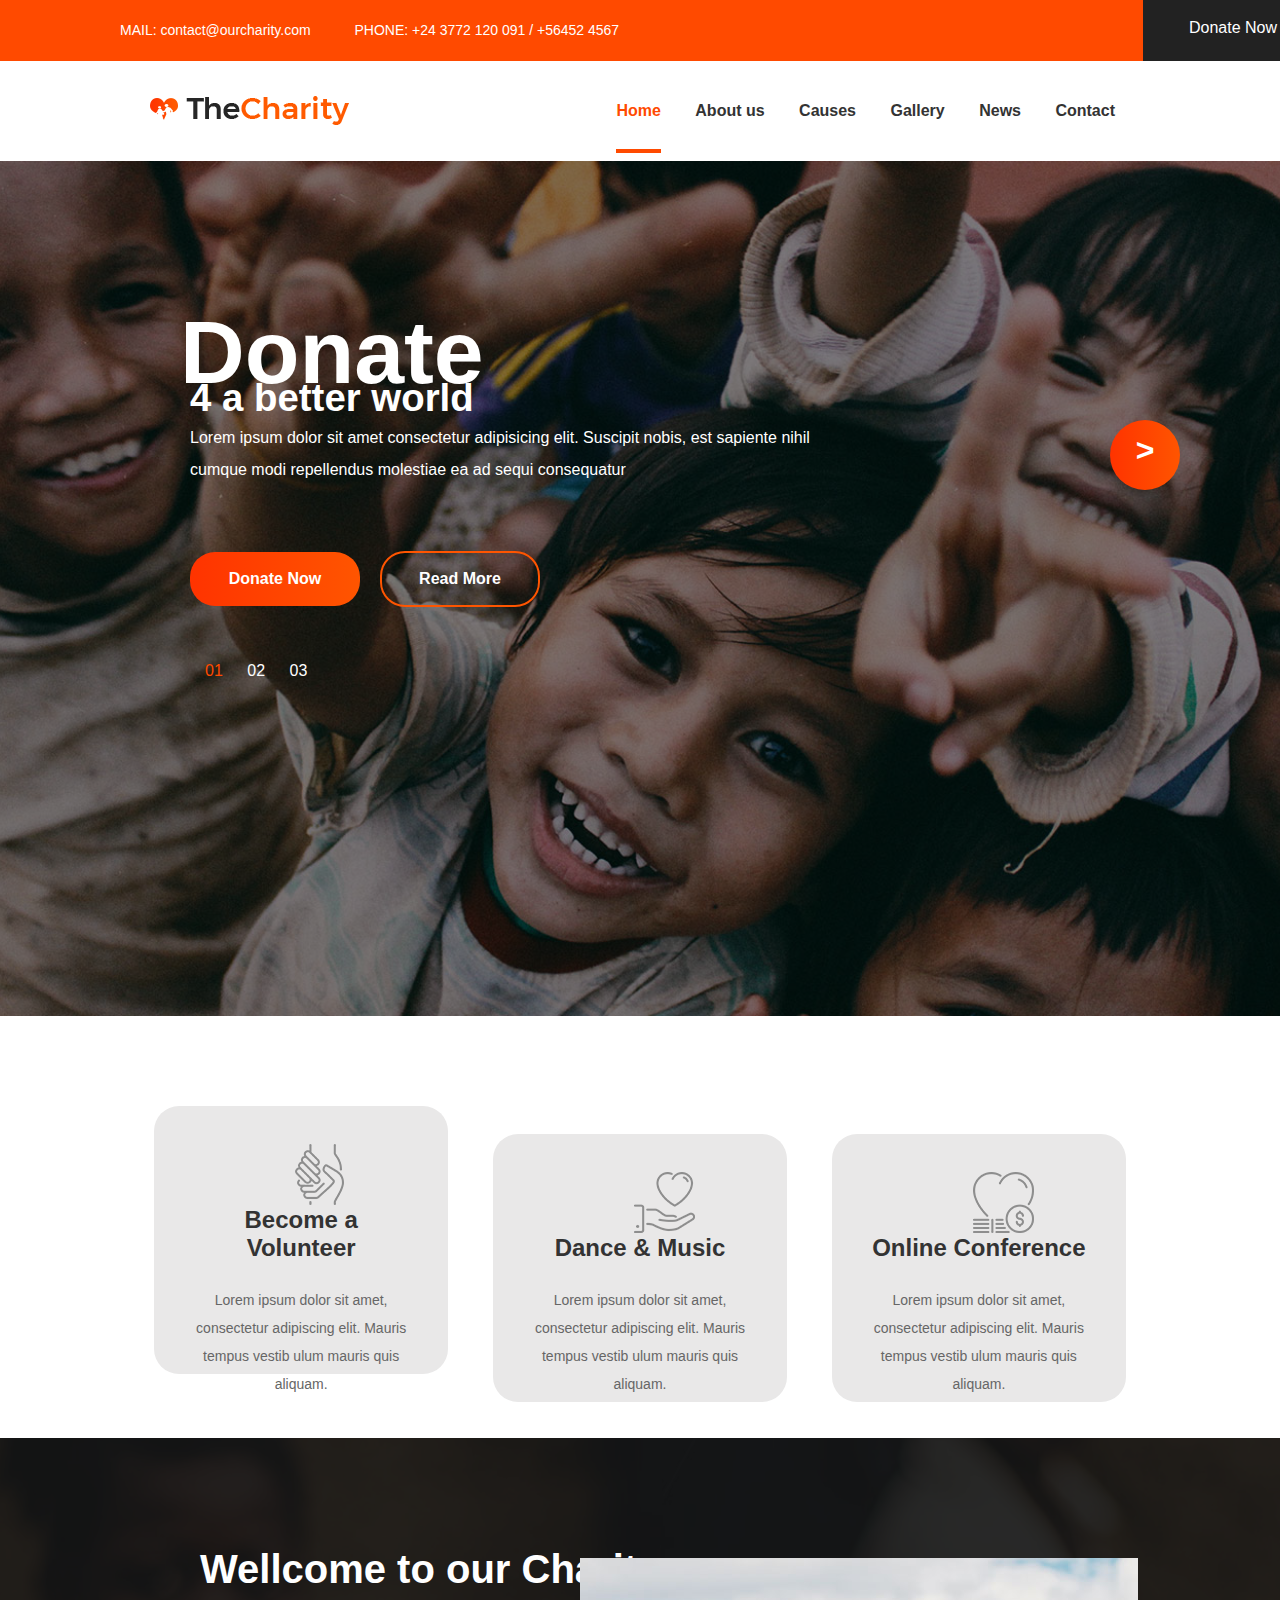
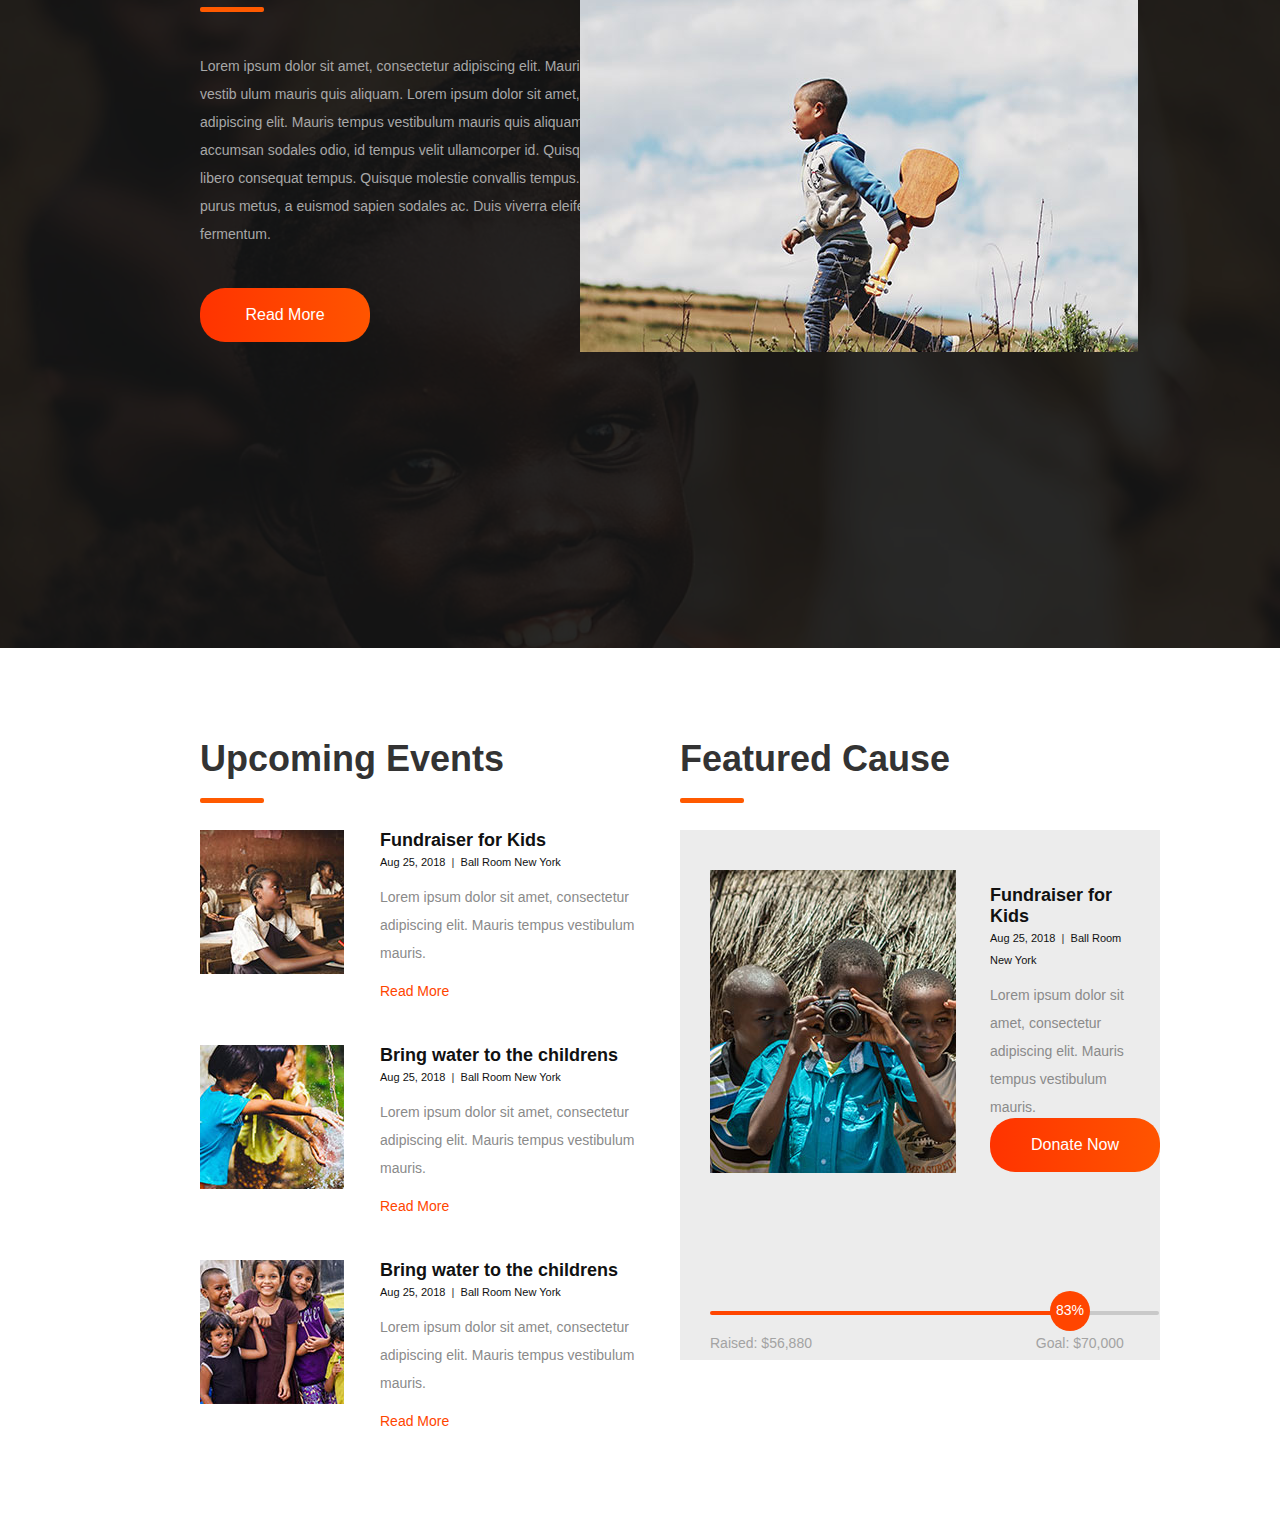
<file: HTML-CSS/Day-02/Charity(template)/index.html>
<!DOCTYPE html>
<html lang="en">
<head>
    <meta charset="UTF-8">
    <meta name="viewport" content="width=device-width, initial-scale=1.0">
    <title>The Charity</title>
    <link rel="stylesheet" href="stylesheet.css">
</head>
<body>
    <!-- Top Bar -->
    <div class="top-bar">
        <div class="contact-info">
            <span>MAIL: <a href="mailto:contact@ourcharity.com" style="color: white; text-decoration: none;">contact@ourcharity.com</a></span>
            <span>PHONE: +24 3772 120 091 / +56452 4567</span>
        </div>
        <div class="donate-btn">
					Donate Now
				</div>
    </div>

    <!-- Navbar -->
    <div class="navbar">
        <a href="#" class="logo">
            <img src="images/logo (1).png" alt="The Charity Logo"> 
        </a>
        <ul class="nav-links">
            <li><a href="#" class="active">Home</a></li>
            <li><a href="#">About us</a></li>
            <li><a href="#">Causes</a></li>
            <li><a href="#">Gallery</a></li>
            <li><a href="#">News</a></li>
            <li><a href="#">Contact</a></li>
        </ul>
		</div>

		<!-- Hero Section -->
		<div class="hero-section">
			<div class="hero-overlay"></div>
			<div class="hero-content">
				<h1>Donate</h1>
				<h2>4 a better world</h2>
				<p class="hero-lorem-ipsum">Lorem ipsum dolor sit amet consectetur adipisicing elit. Suscipit nobis, est sapiente nihil cumque modi repellendus molestiae ea ad sequi consequatur</p>
				<div class="hero-donate-btn">
					Donate Now
				</div>
				<div class="read-more-btn">
					Read More
				</div>
				<div class="hero-nav">
					<span class="hero-nav-btn-active">01</span>
					<span class="hero-nav-btn">02</span>
					<span class="hero-nav-btn">03</span>
				</div>
				<div class="next-btn">&gt;</div>
			</div>
		</div>

		<!-- Services Section -->
		<div class="services-section">
			<div class="become-a-volunteer">
				<img src="images/hands-gray.png" class="default-img">
				<img src="images/hands-white.png" class="hover-img">
				<h3>Become a Volunteer</h3>
				<p>Lorem ipsum dolor sit amet, consectetur adipiscing elit. Mauris tempus vestib ulum mauris quis aliquam.</p>
			</div>
			<div class="dance-and-music">
				<img src="images/donation-gray.png" class="default-img">
				<img src="images/donation-white.png" class="hover-img">
				<h3>Dance & Music</h3>
				<p>Lorem ipsum dolor sit amet, consectetur adipiscing elit. Mauris tempus vestib ulum mauris quis aliquam.</p>
			</div>
			<div class="online-conference">
				<img src="images/charity-gray.png" class="default-img">
				<img src="images/charity-white.png" class="hover-img">
				<h3>Online Conference</h3>
				<p>Lorem ipsum dolor sit amet, consectetur adipiscing elit. Mauris tempus vestib ulum mauris quis aliquam.</p>
			</div>
		</div>
		
		<!-- About Section -->
		<div class="about-section">
			<div class="about-overlay"></div>
			<h2>Wellcome to our Charity</h2>
			<div class="underline"></div>
			<p>Lorem ipsum dolor sit amet, consectetur adipiscing elit. Mauris tempus vestib ulum mauris quis aliquam. Lorem ipsum dolor sit amet, consectetur adipiscing elit. Mauris tempus vestibulum mauris quis aliquam. Integer accumsan sodales odio, id tempus velit ullamcorper id. Quisque at erat eu libero consequat tempus. Quisque molestie convallis tempus. Ut semper purus metus, a euismod sapien sodales ac. Duis viverra eleifend fermentum.</p>
			<div class="about-btn">Read More</div>
			<div class="about-img"><img src="images/about.jpg"></div>
		</div>

		<!-- Projects Section -->
		<div class="container">
			<!-- Upcoming Events -->
			<div class="upcoming-events">
					<h2>Upcoming Events</h2>
					<div class="underline"></div>
					<div class="event">
							<img src="images/event-1.jpg" alt="Fundraiser for Kids">
							<div class="event-info">
									<h3><a href="#">Fundraiser for Kids</a></h3>
									<p class="date"><a href="#">Aug 25, 2018</a>&nbsp;&nbsp;|&nbsp;&nbsp;<a href="#">Ball Room New York</a></p>
									<p>Lorem ipsum dolor sit amet, consectetur adipiscing elit. Mauris tempus vestibulum mauris.</p>
									<a href="#" class="projects-read-more-btn">Read More</a>
							</div>
					</div>
					<div class="event">
							<img src="images/event-2.jpg" alt="Bring water to the children">
							<div class="event-info">
									<h3><a href="#">Bring water to the childrens</a></h3>
									<p class="date"><a href="#">Aug 25, 2018</a>&nbsp;&nbsp;|&nbsp;&nbsp;<a href="#">Ball Room New York</a></p>
									<p>Lorem ipsum dolor sit amet, consectetur adipiscing elit. Mauris tempus vestibulum mauris.</p>
									<a href="#" class="projects-read-more-btn">Read More</a>
							</div>
					</div>
					<div class="event">
							<img src="images/event-3.jpg" alt="Bring water to the children">
							<div class="event-info">
									<h3><a href="#">Bring water to the childrens</a></h3>
									<p class="date"><a href="#">Aug 25, 2018</a>&nbsp;&nbsp;|&nbsp;&nbsp;<a href="#">Ball Room New York</a></p>
									<p>Lorem ipsum dolor sit amet, consectetur adipiscing elit. Mauris tempus vestibulum mauris.</p>
									<a href="#" class="projects-read-more-btn">Read More</a>
							</div>
					</div>
			</div>

			<!-- Featured Cause -->
			<div class="featured-cause">
					<h2>Featured Cause</h2>
					<div class="underline"></div>
					<div class="cause-card">
							<img src="images/featured-causes.jpg" alt="Fundraiser for Kids">
							<div class="cause-info">
									<h3><a href="3">Fundraiser for Kids</a></h3>
									<p class="date"><a href="#">Aug 25, 2018</a>&nbsp;&nbsp;|&nbsp;&nbsp;<a href="#">Ball Room New York</a></p>
									<p>Lorem ipsum dolor sit amet, consectetur adipiscing elit. Mauris tempus vestibulum mauris.</p>
									<div class="projects-donate-btn">Donate Now</div>
									<div class="progress">
										<div class="progress-bar1"></div>
										<div class="progress-percent">83%</div>
										<div class="progress-bar2"></div>
										<p class="funding">Raised: $56,880 <span class="goal">Goal: $70,000</span></p>
									</div>
							</div>
					</div>
			</div>
	</div>
</body>
</html>
</file>
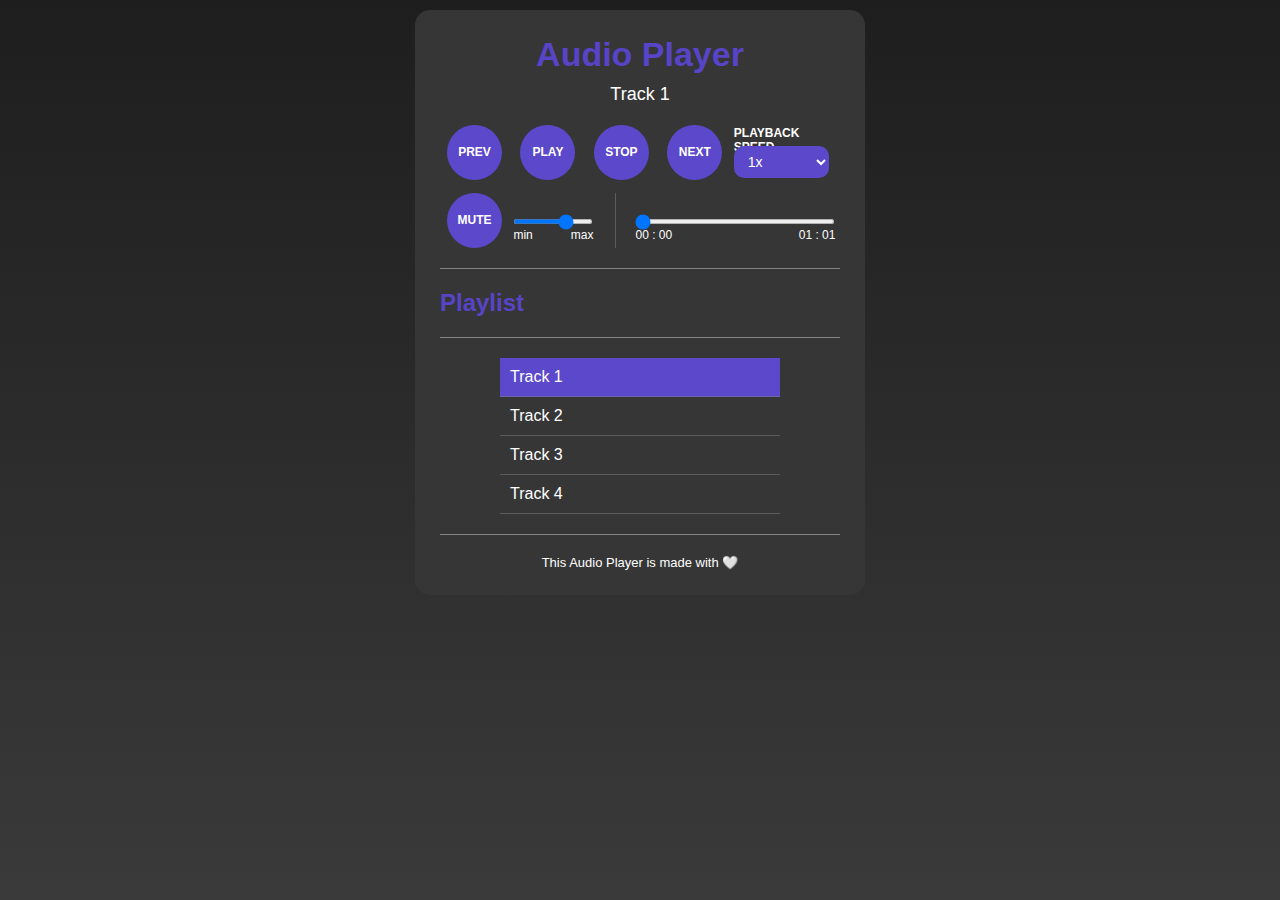
<file: HTML-CSS/Day-03/2. Audio-Slider/index.html>
<!DOCTYPE html>
<html lang="en">
  <head>
    <meta charset="UTF-8" />
    <meta name="viewport" content="width=device-width, initial-scale=1.0" />
    <title>Audio Player</title>
    <link rel="stylesheet" href="styles.css" />
  </head>
  <body>
    <section class="container">
      <header>
        <h1>Audio Player</h1>
        <span id="track-title">Track Title</span>
      </header>
      <main>
        <section class="controls">
          <button id="prev-btn" class="control-btn">prev</button>
          <button id="play-pause-btn" class="control-btn">play</button>
          <button id="stop-btn" class="control-btn">stop</button>
          <button id="next-btn" class="control-btn">next</button>
        </section>
        <section class="speed-control">
          <label for="speed-list">Playback Speed</label>
          <select id="speed-list">
            <option value="0.5">0.5x</option>
            <option value="0.75">0.75x</option>
            <option value="1" selected>1x</option>
            <option value="1.25">1.25x</option>
            <option value="1.5">1.5x</option>
            <option value="2">2x</option>
          </select>
        </section>
        <section class="volume-control">
          <button id="mute-btn" class="control-btn">mute</button>
          <div class="volume-info">
            <input
              type="range"
              id="volume-bar"
              min="0"
              max="1"
              step="0.1"
              value="0.7"
            />
            <span id="min-volume">min</span>
            <span id="max-volume">max</span>
          </div>
        </section>
        <section class="progress">
          <input type="range" id="time-bar" min="0" />
          <span id="current-time">00 : 00</span>
          <span id="duration">00 : 00</span>
          <div class="clear"></div>
        </section>
        <hr />
        <section class="playlist">
          <h2>Playlist</h2>
          <hr />
          <ul id="tracks"></ul>
          <hr />
        </section>

        <audio id="audio"></audio>
      </main>
      <footer>
        <p>This Audio Player is made with 🤍</p>
      </footer>
    </section>
    <script src="script.js"></script>
  </body>
</html>
</file>
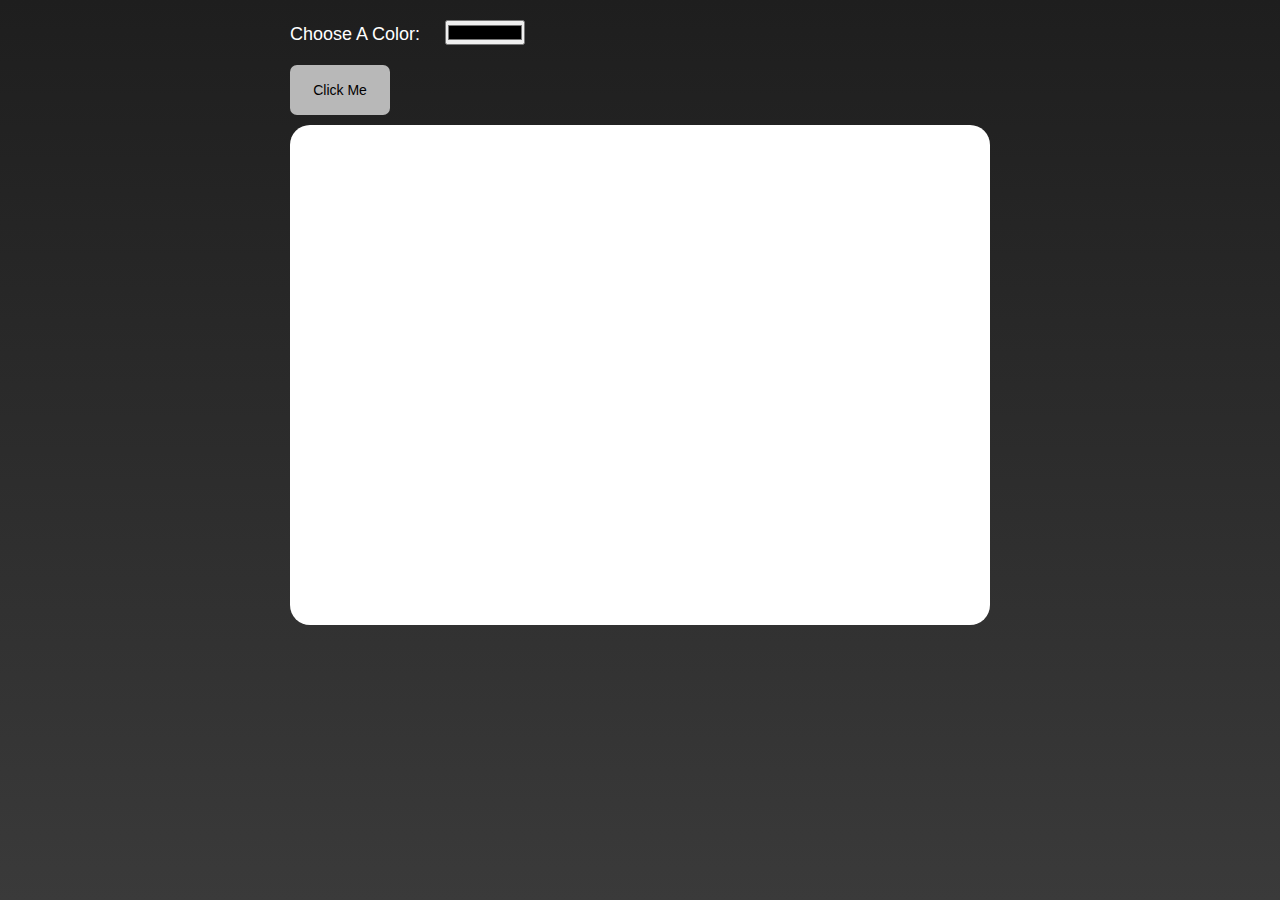
<file: HTML-CSS/Day-04/1. Canvas-Tag/index.html>
<!DOCTYPE html>
<html lang="en">
  <head>
    <meta charset="UTF-8" />
    <meta name="viewport" content="width=device-width, initial-scale=1.0" />
    <title>Canvas Tag</title>
    <link rel="stylesheet" href="style.css" />
  </head>
  <body>
    <section class="container">
      Choose A Color:
      <input type="color" name="" id="color-in" />
      <button id="generate-btn">Click Me</button>
      <canvas id="canvas" width="700px" height="500px"> </canvas>
    </section>
    <script src="script.js"></script>
  </body>
</html>
</file>
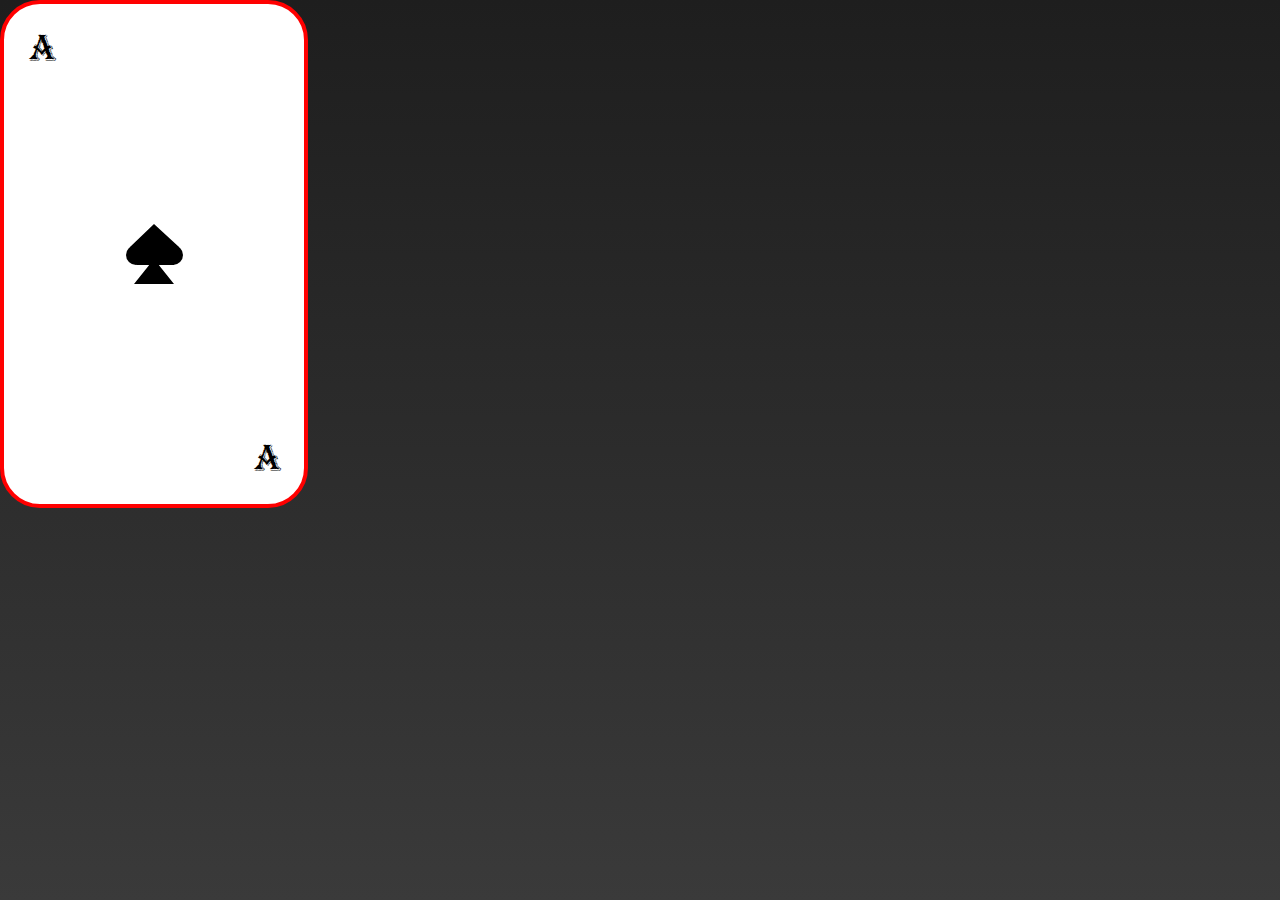
<file: HTML-CSS/Day-04/2. SVG-Tag/index.html>
<!DOCTYPE html>
<html lang="en">
  <head>
    <meta charset="UTF-8" />
    <meta name="viewport" content="width=device-width, initial-scale=1.0" />
    <title>SVG Tag</title>
    <link rel="stylesheet" href="style.css" />
  </head>
  <body>
    <svg width="300px" height="500px">
      <text id="top-left" x="25" y="55">A</text>
      <text id="bottom-right" x="250" y="465">A</text>

      <!-- Card Sign -->
      <polygon
        points="150,220 175,243 170,261 150,261 150,255 170,280 130,280 150,255 150,261 133,261 126,243"
        fill="black"
      />
      <circle cx="132" cy="251" r="10" />
      <circle cx="169" cy="251" r="10" />
    </svg>
  </body>
</html>
</file>
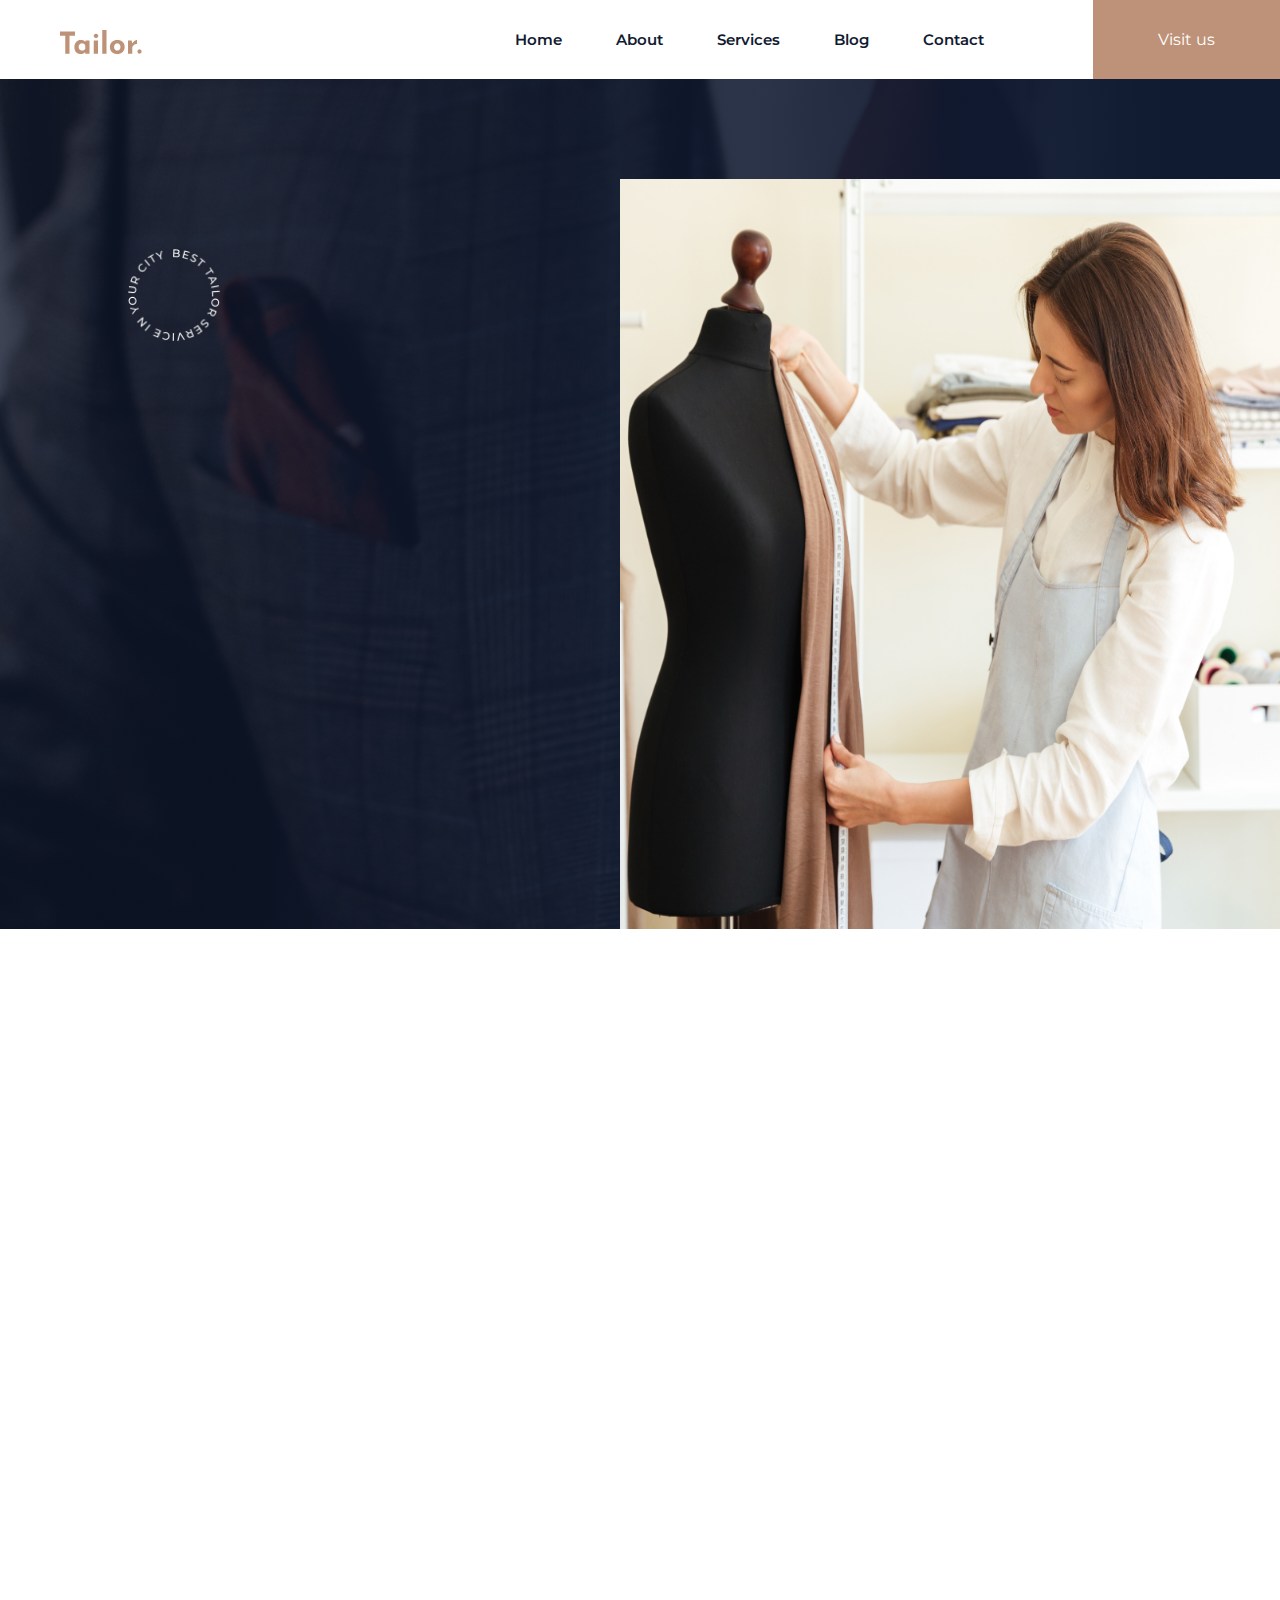
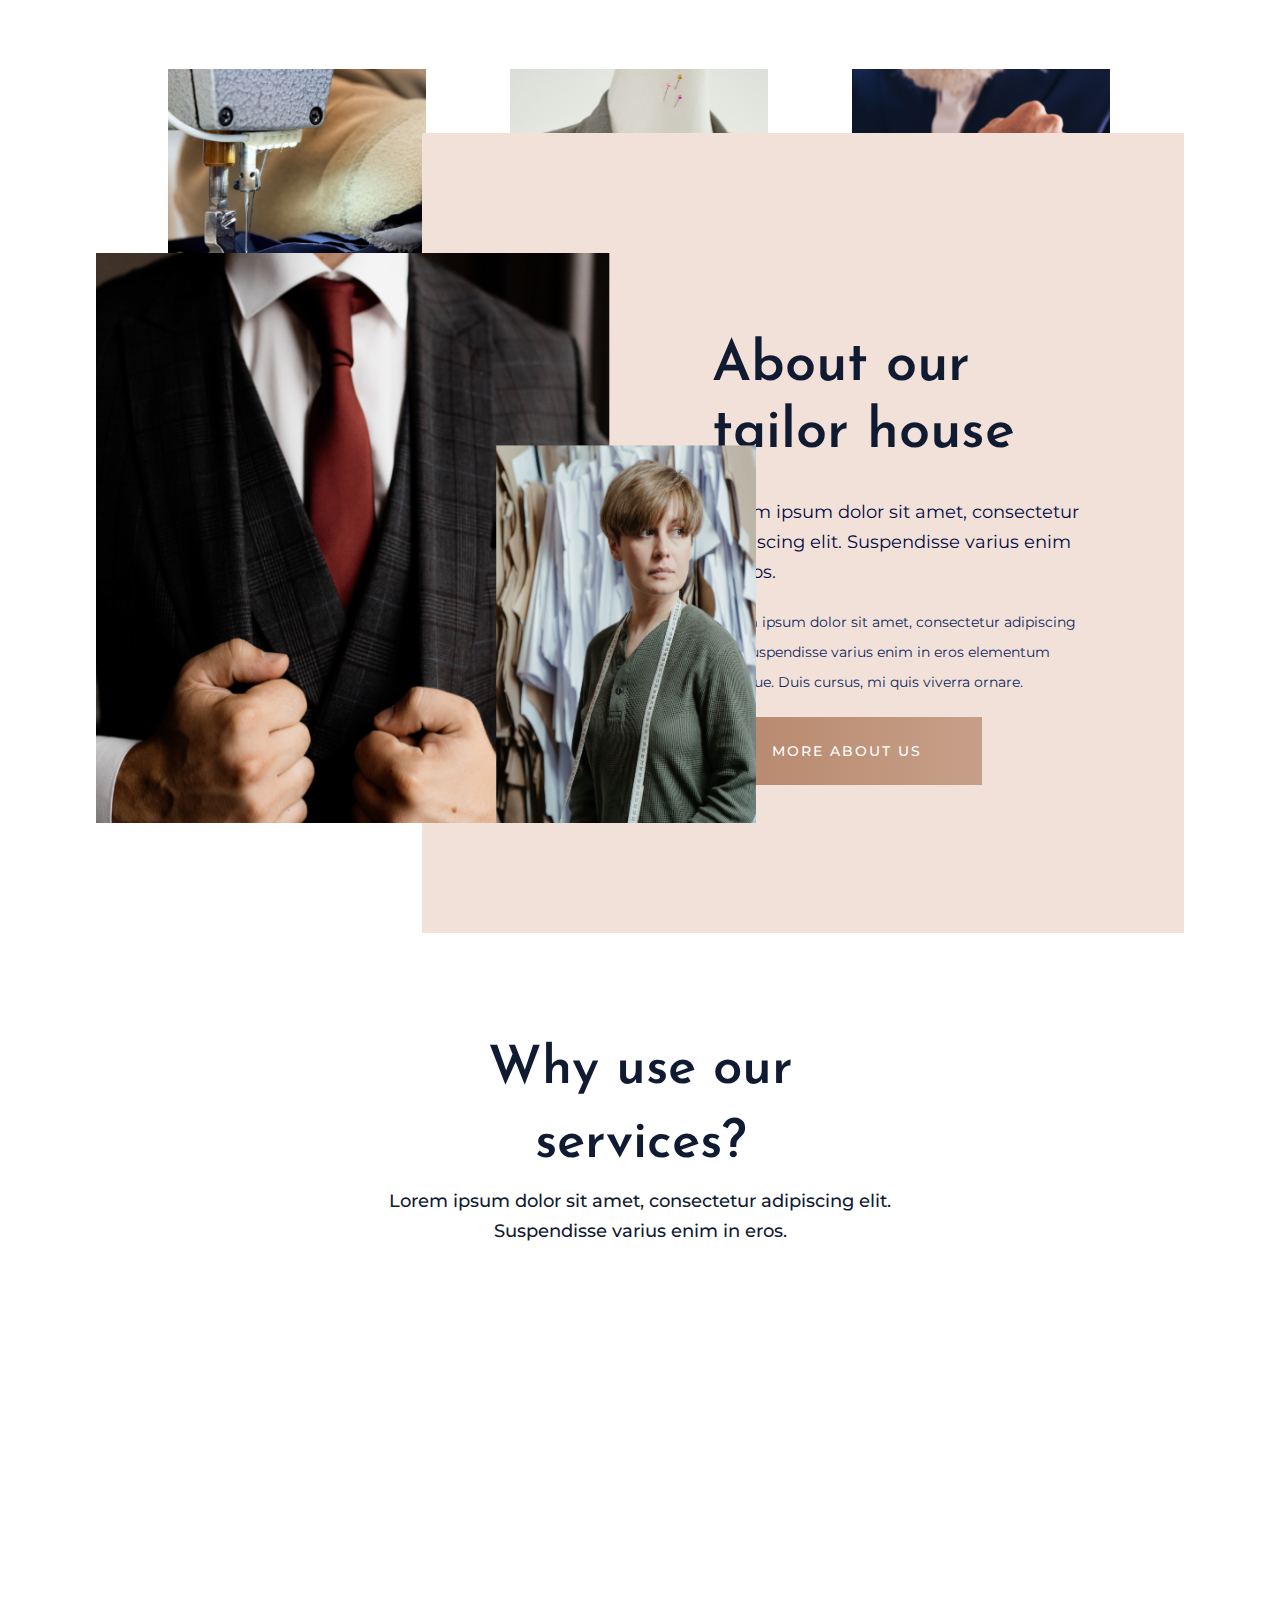
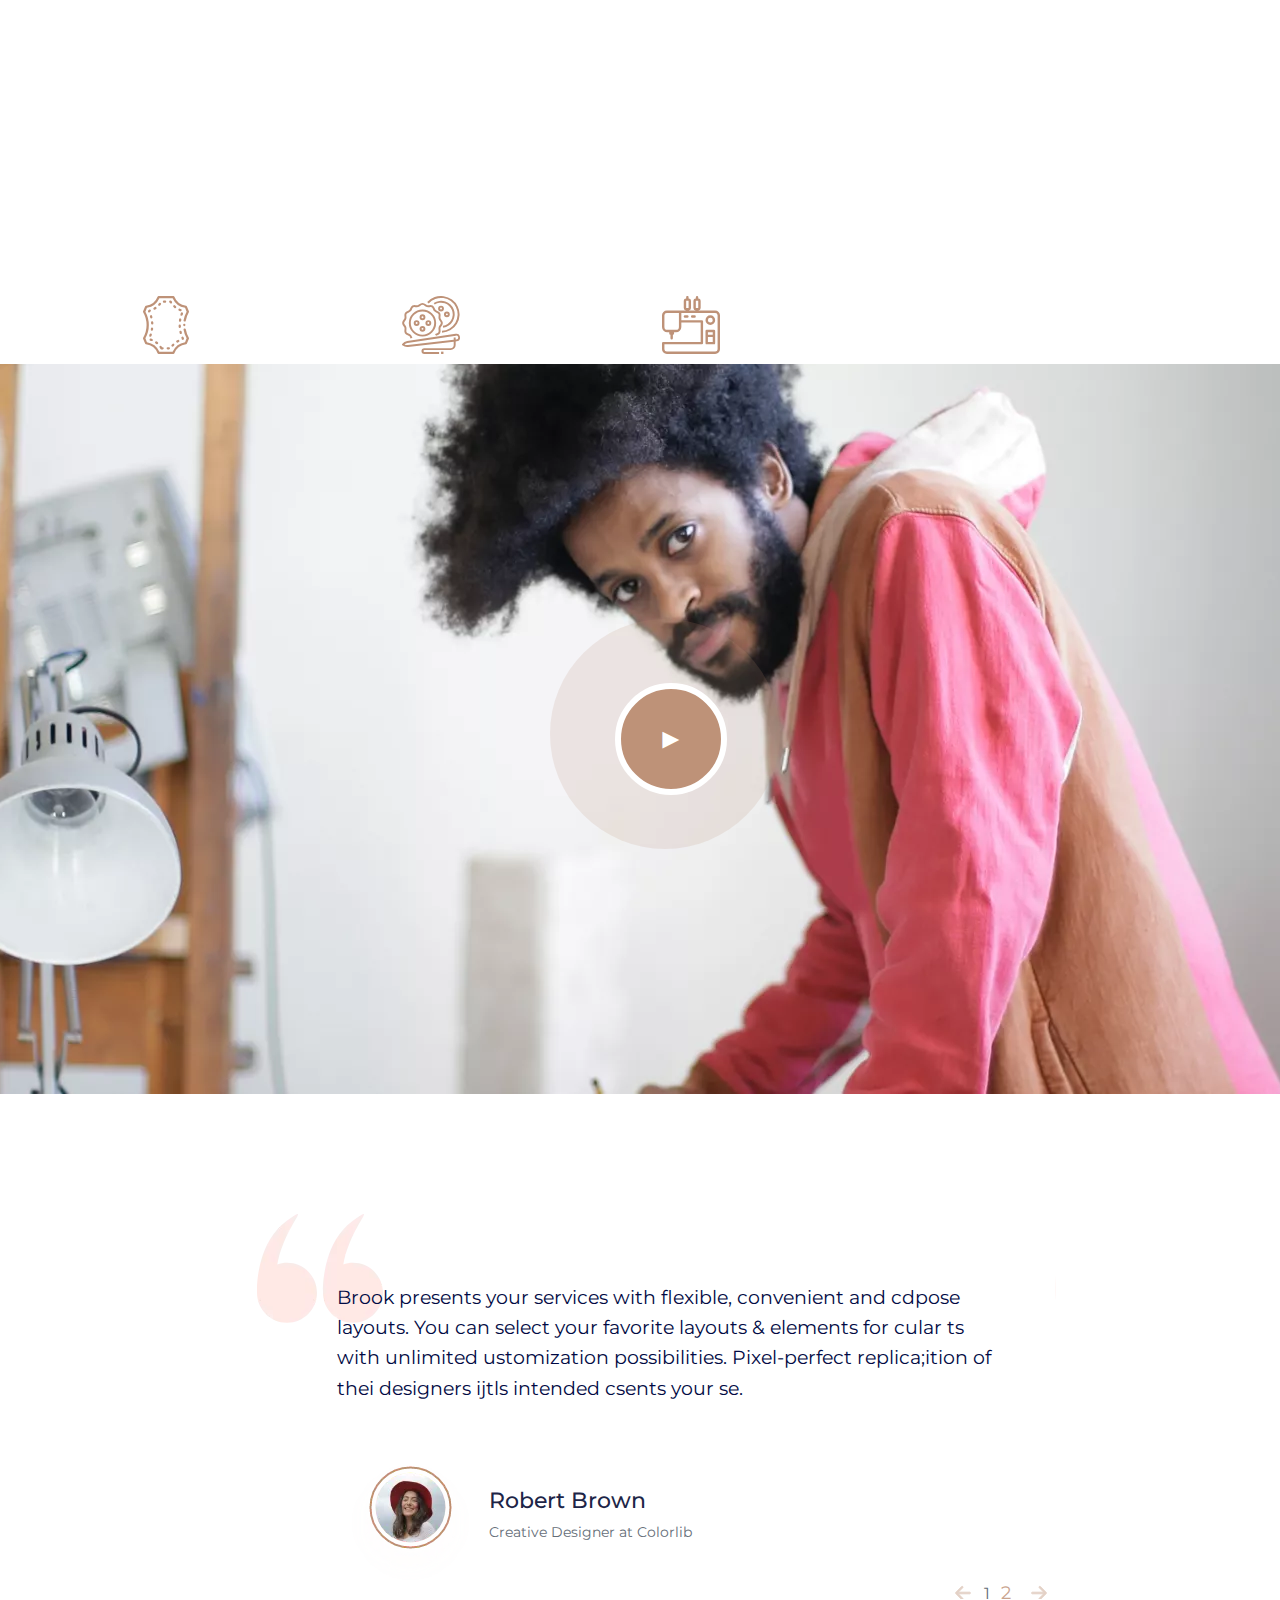
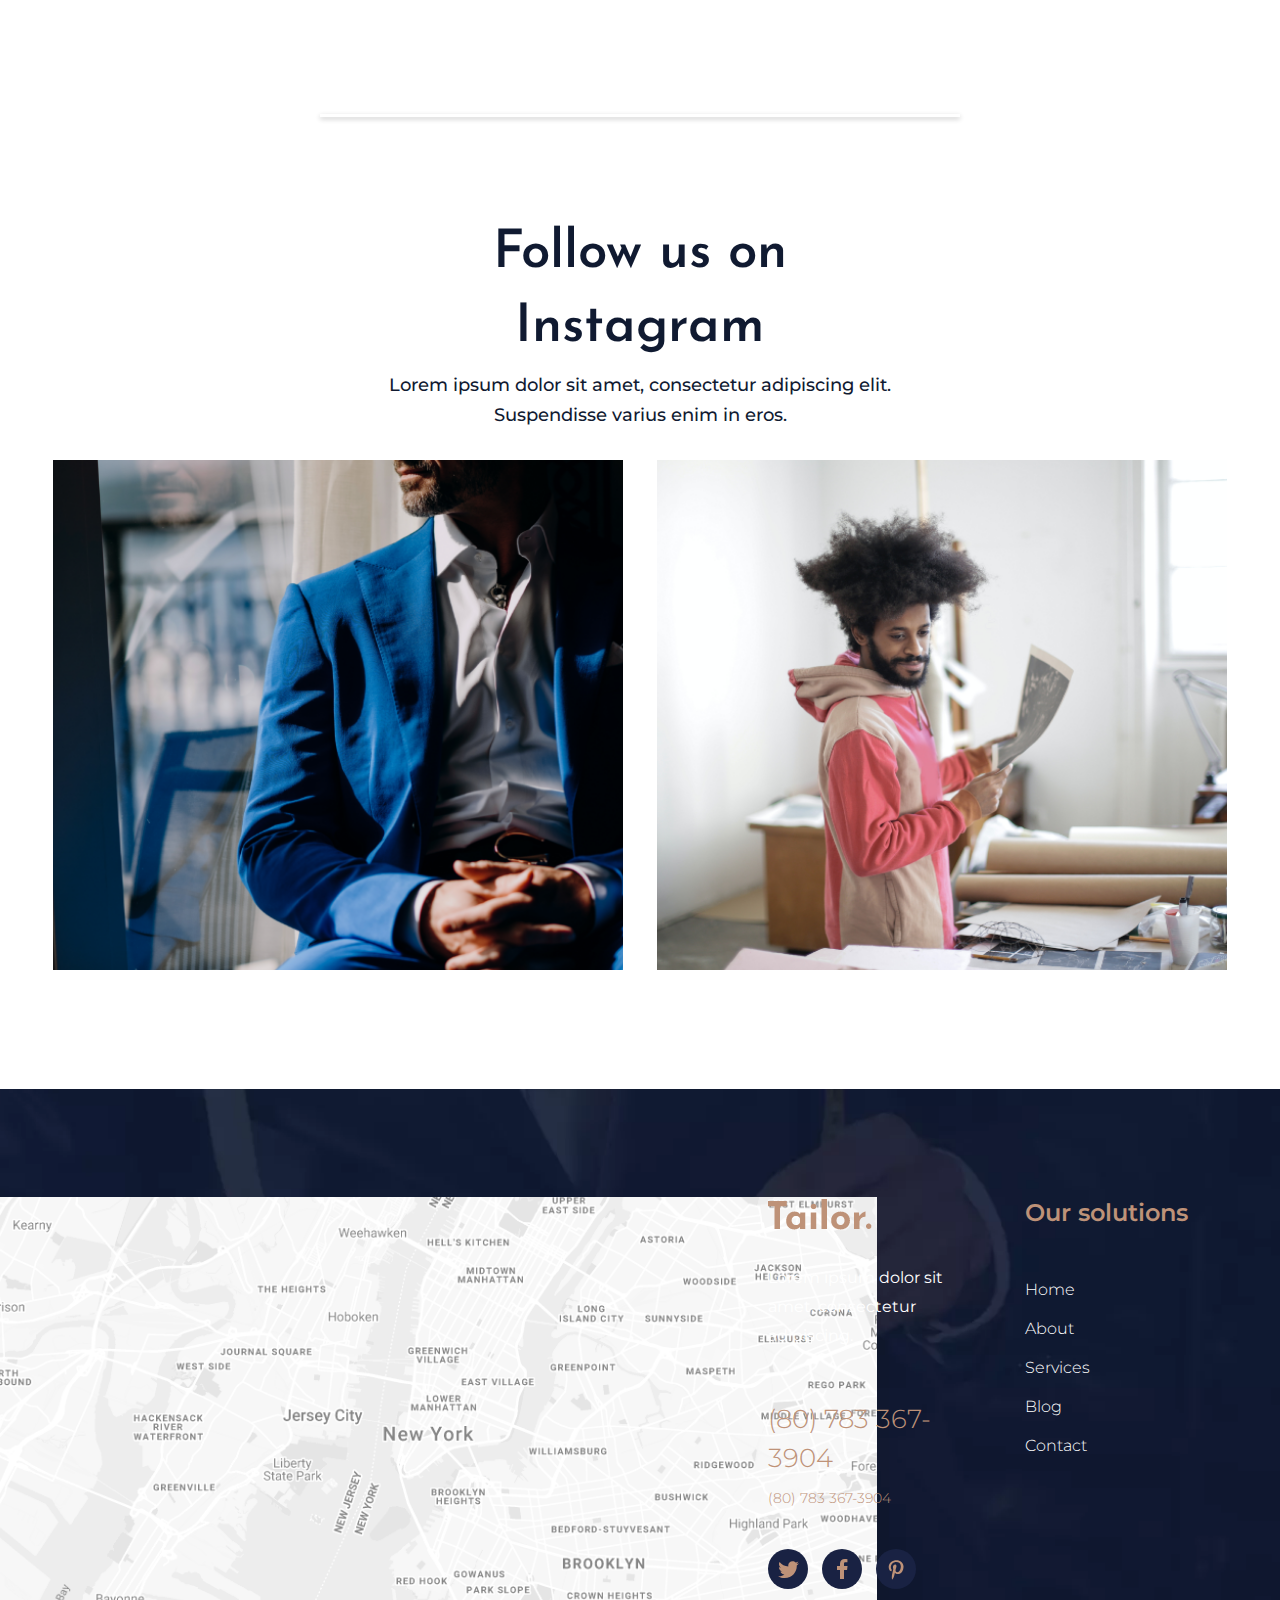
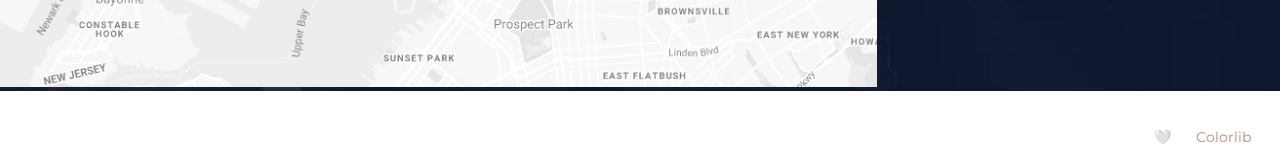
<file: HTML-CSS/Day-05/1. Tailor(animated template)/index.html>
<!DOCTYPE html>
<html lang="en">
  <head>
    <meta charset="UTF-8" />
    <title>Tailor Template Design</title>
    <link rel="preconnect" href="https://fonts.googleapis.com" />
    <link rel="preconnect" href="https://fonts.gstatic.com" crossorigin />
    <link
      href="https://fonts.googleapis.com/css2?family=Josefin+Sans:ital,wght@0,100..700;1,100..700&family=Montserrat:ital,wght@0,100..900;1,100..900&display=swap"
      rel="stylesheet"
    />

    <link rel="stylesheet" href="styles.css" />
  </head>
  <body>
    <!-- ======== Preloder ============ -->
    <section class="preloader">
      <section class="preloader-circle"></section>
      <img src="images/loder.png" alt="" />
    </section>

    <!-- ========= Header ============= -->
    <header>
      <a href="#" class="logo"> <img src="images/logo.png" alt="" /></a>
      <nav>
        <ul>
          <li><a href="#">Home</a></li>
          <li><a href="#">About</a></li>
          <li><a href="#">Services</a></li>
          <li><a href="#">Blog</a></li>
          <li><a href="#">Contact</a></li>
        </ul>
        <a href="#" class="visit-us">Visit us</a>
      </nav>
      <section class="clear"></section>
    </header>

    <!-- ============ Hero Section ======== -->
    <main>
      <section class="hero-section">
        <section class="hero-content">
          <img src="images/hero-icon.png" alt="" />
          <h1>We make cloths that suit you</h1>
          <p>
            Lorem ipsum dolor sit amet consectetur adipisicing elit. Explicabo
            iusto non assumenda, qui commodi dolores, culpa nihil porro
            exercitationem, odio sunt.
          </p>
          <a href="#" class="btn">our services</a>
        </section>

        <section class="hero-img">
          <img src="images/h1_hero1.png" alt="" />
        </section>
      </section>

      <!-- ================ Offers =============== -->

      <section class="offers">
        <section class="offer">
          <section class="offer-img">
            <section class="img-container">
              <img src="images/offers1.png" alt="" />
            </section>
          </section>
          <section class="offer-content">
            <span>1</span>
            <h3>Tailor Sweing</h3>
            <p>
              Lorem ipsum dolor sit amet, consectetur adipiscing elit.
              Suspendisse varius enim in eros elementum tristique.
            </p>
          </section>
        </section>
        <section class="offer">
          <section class="offer-img">
            <section class="img-container">
              <img src="images/offers2.png" alt="" />
            </section>
          </section>
          <section class="offer-content">
            <span>2</span>
            <h3>Mesurement</h3>
            <p>
              Lorem ipsum dolor sit amet, consectetur adipiscing elit.
              Suspendisse varius enim in eros elementum tristique.
            </p>
          </section>
        </section>
        <section class="offer">
          <section class="offer-img">
            <section class="img-container">
              <img src="images/offers3.png" alt="" />
            </section>
          </section>
          <section class="offer-content">
            <span>3</span>
            <h3>Ready-made</h3>
            <p>
              Lorem ipsum dolor sit amet, consectetur adipiscing elit.
              Suspendisse varius enim in eros elementum tristique.
            </p>
          </section>
        </section>
      </section>

      <!-- =========== About =============== -->

      <section class="about">
        <section class="about-img">
          <img src="images/visit_bg.png" alt="" />
        </section>
        <section class="about-content">
          <section class="about-cap">
            <h2>
              About our <br />
              tailor house
            </h2>
            <p class="first-p">
              Lorem ipsum dolor sit amet, consectetur adipiscing elit.
              Suspendisse varius enim in eros.
            </p>

            <p class="second-p">
              Lorem ipsum dolor sit amet, consectetur adipiscing elit.
              Suspendisse varius enim in eros elementum tristique. Duis cursus,
              mi quis viverra ornare.
            </p>
            <a href="#" class="btn">more about us</a>
          </section>
        </section>
      </section>

      <!-- ============== Services ============ -->

      <section class="services">
        <section class="services-content">
          <h2>Why use our services?</h2>
          <p>
            Lorem ipsum dolor sit amet, consectetur adipiscing elit. Suspendisse
            varius enim in eros.
          </p>
        </section>
        <section class="services-container">
          <section class="service">
            <div class="service-img">
              <img src="images/services1.svg" alt="" />
            </div>
            <div class="service-content">
              <h4>Tailor Sweing</h4>
              <p>
                Lorem ipsum dolor sit amet, consectetur adipiscing elit.
                Suspendisse varius enim in eros elementum tristique.
              </p>
            </div>
          </section>
          <section class="service">
            <div class="service-img">
              <img src="images/services2.svg" alt="" />
            </div>
            <div class="service-content">
              <h4>Tailor Sweing</h4>
              <p>
                Lorem ipsum dolor sit amet, consectetur adipiscing elit.
                Suspendisse varius enim in eros elementum tristique.
              </p>
            </div>
          </section>
          <section class="service">
            <div class="service-img">
              <img src="images/services3.svg" alt="" />
            </div>
            <div class="service-content">
              <h4>Tailor Sweing</h4>
              <p>
                Lorem ipsum dolor sit amet, consectetur adipiscing elit.
                Suspendisse varius enim in eros elementum tristique.
              </p>
            </div>
          </section>
          <section class="service">
            <div class="service-img">
              <img src="images/services4.svg" alt="" />
            </div>
            <div class="service-content">
              <h4>Tailor Sweing</h4>
              <p>
                Lorem ipsum dolor sit amet, consectetur adipiscing elit.
                Suspendisse varius enim in eros elementum tristique.
              </p>
            </div>
          </section>
        </section>
      </section>
    </main>

    <!-- ============ Video Section =========== -->

    <section class="video-section">
      <div class="video-img"></div>
      <div class="play-btn">
        <a href="#">►</a>
      </div>
    </section>

    <!-- ============= Testimonial ============ -->

    <section class="testimonial">
      <section class="content-container">
        <section class="sliding-quotes">
          <section class="first-quote active">
            <div class="quotes">
              <img src="images/quotes-sign.png" class="quotes-sign-img" />
              <p class="quotes-text">
                Brook presents your services with flexible, convenient and
                cdpose layouts. You can select your favorite layouts & elements
                for cular ts with unlimited ustomization possibilities.
                Pixel-perfect replica;ition of thei designers ijtls intended
                csents your se.
              </p>
              <div class="clear"></div>
            </div>
            <div class="profile">
              <img src="images/testimonial.png" class="profile-img" />
              <div class="profile-info">
                <h5 class="profile-name">Robert Brown</h5>
                <p class="profile-title">Creative Designer at Colorlib</p>
              </div>
            </div>
          </section>
          <section class="second-quote">
            <div class="quotes">
              <img src="images/quotes-sign.png" class="quotes-sign-img" />
              <p class="quotes-text">
                Brook presents your services with flexible, convenient and
                cdpose layouts. You can select your favorite layouts & elements
                for cular ts with unlimited ustomization possibilities.
                Pixel-perfect replica;ition of thei designers ijtls intended
                csents your se.
              </p>
              <div class="clear"></div>
            </div>
            <div class="profile">
              <img src="images/testimonial.png" class="profile-img" />
              <div class="profile-info">
                <h5 class="profile-name">Robert Brown</h5>
                <p class="profile-title">Creative Designer at Colorlib</p>
              </div>
            </div>
          </section>
        </section>
        <div class="quotes-nav">
          <a href="#" class="l-arrow"></a>
          <a href="#" id="one" class="active">1</a>
          <a href="#" id="two">2</a>
          <a href="#" class="r-arrow"></a>
        </div>
      </section>
      <hr />
    </section>

    <!-- ================ Follow Us ============== -->

    <section class="follow-us">
      <section class="follow-us-content">
        <h2>Follow us on Instagram</h2>
        <p>
          Lorem ipsum dolor sit amet, consectetur adipiscing elit. Suspendisse
          varius enim in eros.
        </p>
      </section>
      <section class="follow-us-imgs">
        <div id="first-img">
          <div class="overlay">
            <a href="#"><img src="images/instagram-icon.svg" /></a>
          </div>
        </div>
        <div id="second-img">
          <div class="overlay">
            <a href="#"><img src="images/instagram-icon.svg" /></a>
          </div>
        </div>
      </section>
    </section>

    <!-- ================ Footer ============== -->

    <footer>
      <section class="map">
        <img src="images/map.png" />
      </section>
      <section class="footer-content">
        <div class="contact-us">
          <img src="images/logo2_footer.png" />
          <p>Lorem ipsum dolor sit amet, consectetur adipiscing.</p>
          <a href="#" id="phone">(80) 783 367-3904</a>
          <a href="#" id="email">(80) 783 367-3904</a>
          <div class="social-media">
            <a href="#" id="twitter">
              <img src="images/twitter.svg" width="25px" />
              <img class="white" src="images/twitter1.svg" width="25px" />
            </a>
            <a href="#" id="facebook">
              <img src="images/facebook.svg" />
              <img class="white" src="images/facebook1.svg" />
            </a>
            <a href="#" id="pinterest">
              <img src="images/pinterest.svg" width="25px" />
              <img class="white" src="images/pinterest1.svg" width="25px" />
            </a>
          </div>
        </div>
        <div class="our-solutions">
          <span>Our solutions</span>
          <ul>
            <li><a href="#">Home</a></li>
            <li><a href="#">About</a></li>
            <li><a href="#">Services</a></li>
            <li><a href="#">Blog</a></li>
            <li><a href="#">Contact</a></li>
          </ul>
        </div>
        <div class="clear"></div>
        <div class="copy-rights">
          <p>
            &copy; 2025 All rights reserved | This template is made with 🤍 by
            <span>Colorlib</span>
          </p>
        </div>
      </section>
    </footer>
    <section class="back-top">
      <a href="#"><img src="images/arrow-up.svg" width="30px" /></a>
    </section>
    <script src="script.js"></script>
  </body>
</html>
</file>
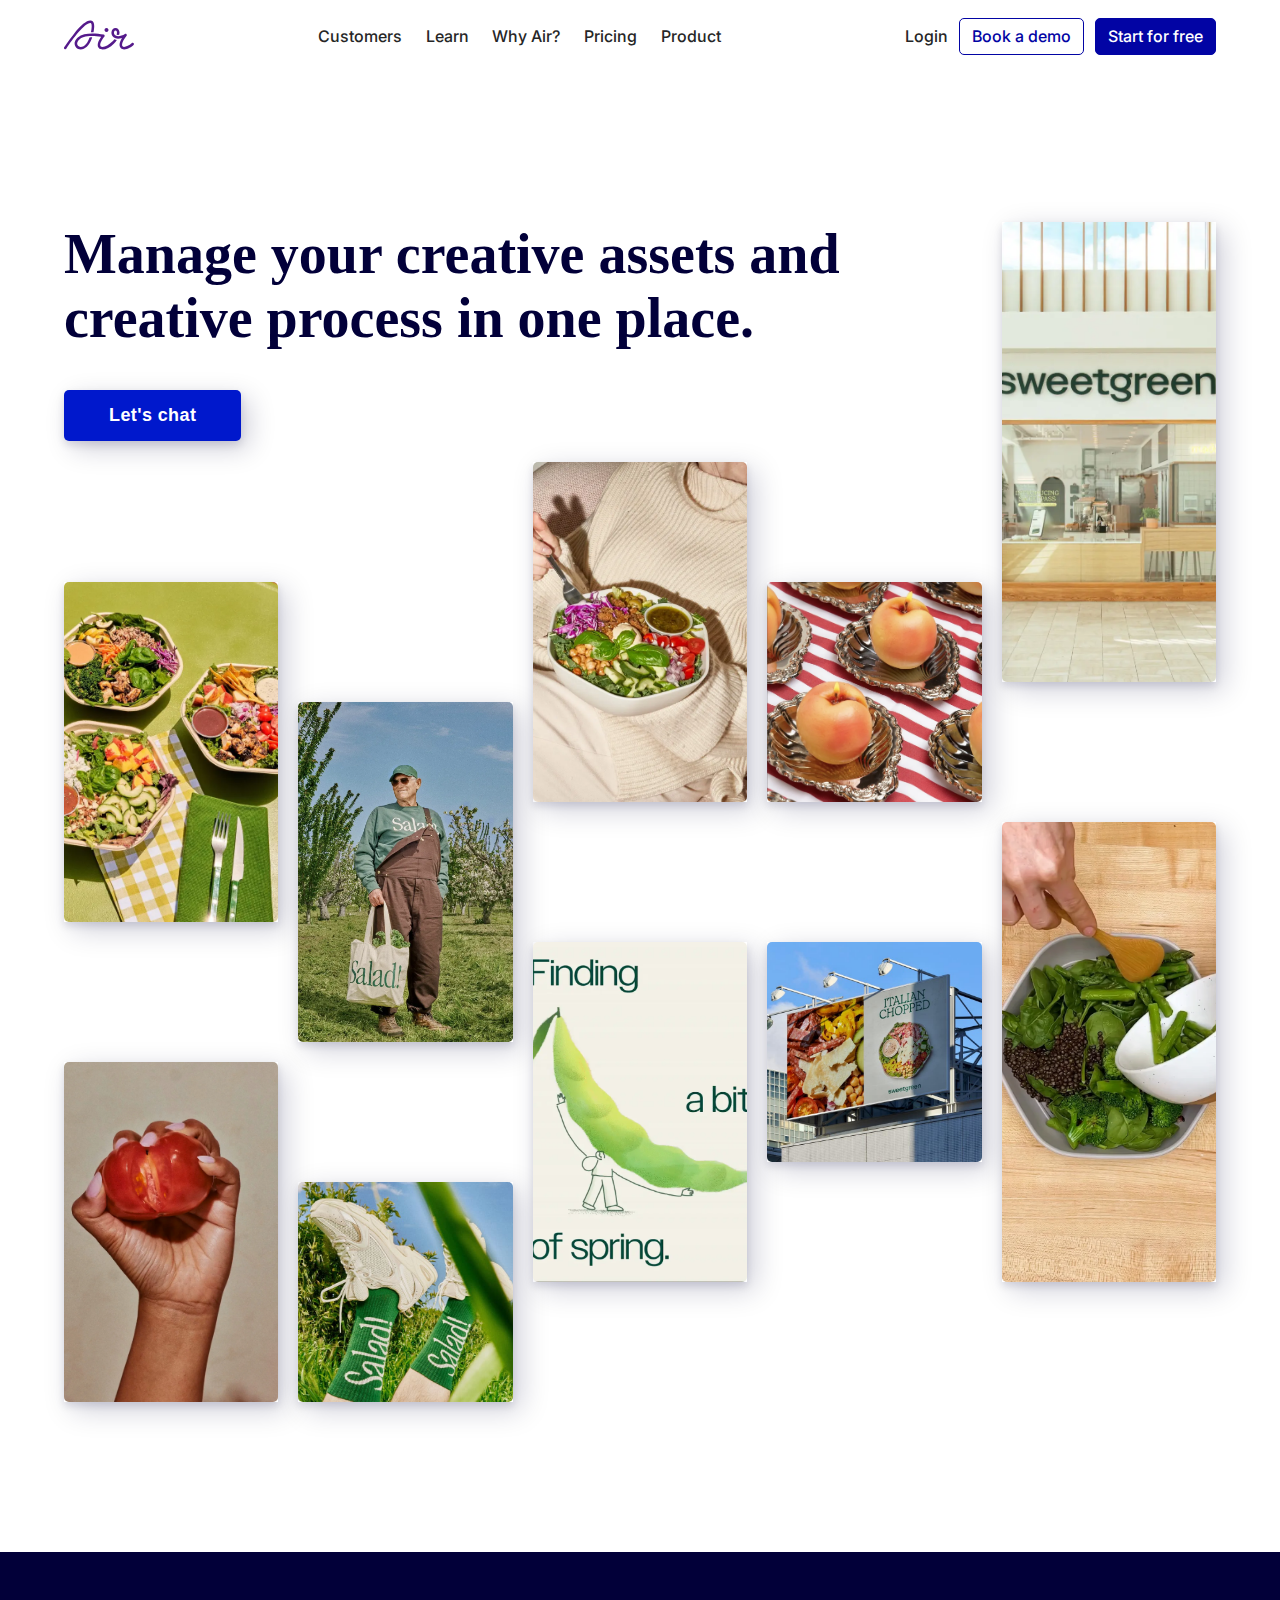
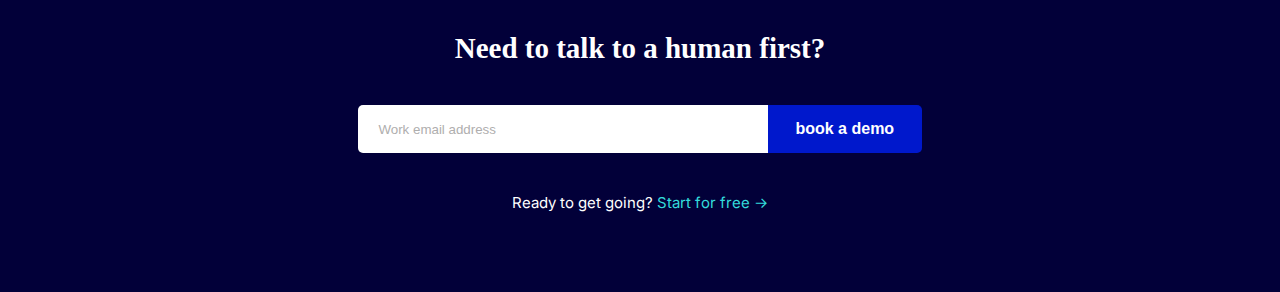
<file: HTML-CSS/Day-06/1. Responsive-Design/index.html>
<!DOCTYPE html>
<html lang="en">
  <head>
    <meta charset="UTF-8" />
    <title>Document</title>
    <link rel="stylesheet" href="style.css" />
    <link rel="stylesheet" href="media.css" />
  </head>
  <body>
    <header class="header">
      <a href="#" class="header__logo">
        <img src="images/logo.svg" alt="" class="logo__img" />
      </a>
      <a class="menu__toggle"
        >☰
        <nav class="nav__links">
          <ul class="links__list">
            <li class="list__item">
              <a href="#" class="item__link">Customers</a>
            </li>
            <li class="list__item"><a href="#" class="item__link">Learn</a></li>
            <li class="list__item">
              <a href="#" class="item__link">Why Air?</a>
            </li>
            <li class="list__item">
              <a href="#" class="item__link">Pricing</a>
            </li>
            <li class="list__item">
              <a href="#" class="item__link">Product</a>
            </li>
          </ul>
        </nav>
      </a>
      <nav class="nav--btn">
        <a href="#" class="btn__login">Login</a>
        <a href="#" class="btn btn__demo">Book a demo</a>
        <a href="#" class="btn btn__register">Start for free</a>
      </nav>
    </header>

    <div class="hero">
      <div class="hero__header">
        <h1 class="header__heading">
          Manage your creative assets and creative process in one place.
        </h1>
        <button class="header__btn">Let's chat</button>
      </div>

      <div class="hero__item hero__item__1">
        <img class="item__img" src="images/img-1.webp" alt="" />
      </div>
      <div class="hero__item hero__item__2">
        <img class="item__img" src="images/img-2.webp" alt="" />
      </div>
      <div class="hero__item hero__item__3">
        <img class="item__img" src="images/img-3.webp" alt="" />
      </div>
      <div class="hero__item hero__item__4">
        <img class="item__img" src="images/img-4.webp" alt="" />
      </div>
      <div class="hero__item hero__item__5">
        <img class="item__img" src="images/img-5.webp" alt="" />
      </div>
      <div class="hero__item hero__item__6">
        <img class="item__img" src="images/img-6.webp" alt="" />
      </div>
      <div class="hero__item hero__item__7">
        <img class="item__img" src="images/img-7.jpg" alt="" />
      </div>
      <div class="hero__item hero__item__8">
        <img class="item__img" src="images/img-8.webp" alt="" />
      </div>
      <div class="hero__item hero__item__9">
        <img class="item__img" src="images/img-9.jpg" alt="" />
      </div>
      <div class="hero__item hero__item__10">
        <img class="item__img" src="images/img-10.webp" alt="" />
      </div>
    </div>

    <footer class="footer">
      <h2 class="footer__heading">Need to talk to a human first?</h2>

      <form class="footer__form">
        <input
          type="email"
          placeholder="Work email address"
          name=""
          id=""
          class="form__email"
        />
        <input type="submit" value="book a demo" class="form__btn" />
      </form>

      <p class="footer__paragraph">
        Ready to get going?
        <a href="" class="paragraph__link"> Start for free →</a>
      </p>
    </footer>
  </body>
</html>
</file>
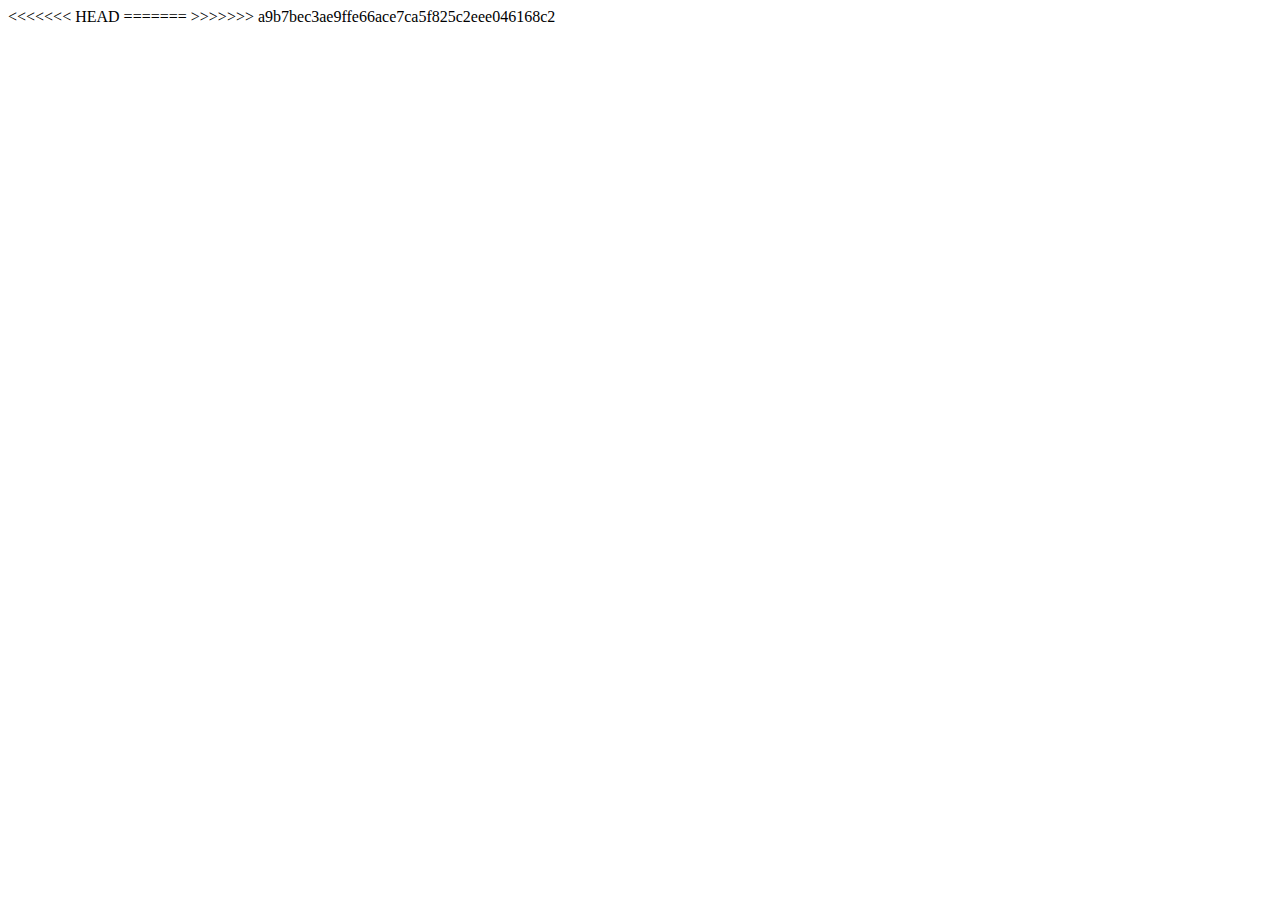
<file: JavaScript/Day-02/Solving/index.html>
<<<<<<< HEAD
<!DOCTYPE html>
<html lang="en">
  <head>
    <meta charset="UTF-8" />
    <meta name="viewport" content="width=device-width, initial-scale=1.0" />
    <title>Problems Solving Day 02</title>
    <!-- <script src="js/string-1.js"></script> -->
    <!-- <script src="js/string-2.js"></script> -->
    <!-- <script src="js/array_obj-1.js"></script> -->
    <!-- <script src="js/array_obj-2.js"></script> -->
    <!-- <script src="js/array_obj-3.js"></script> -->
    <!-- <script src="js/callback_fn-1.js"></script> -->
    <!-- <script src="js/callback_fn-2.js"></script> -->
  </head>
  <body></body>
</html>
=======
<!DOCTYPE html>
<html lang="en">
  <head>
    <meta charset="UTF-8" />
    <meta name="viewport" content="width=device-width, initial-scale=1.0" />
    <title>Problems Solving Day 02</title>
    <!-- <script src="js/string-1.js"></script> -->
    <!-- <script src="js/string-2.js"></script> -->
    <!-- <script src="js/array_obj-1.js"></script> -->
    <!-- <script src="js/array_obj-2.js"></script> -->
    <!-- <script src="js/array_obj-3.js"></script> -->
    <!-- <script src="js/callback_fn-1.js"></script> -->
    <!-- <script src="js/callback_fn-2.js"></script> -->
  </head>
  <body></body>
</html>
>>>>>>> a9b7bec3ae9ffe66ace7ca5f825c2eee046168c2
</file>
<file: HTML-CSS/Day-02/Charity(template)/stylesheet.css>
/* General Styles */
body {
	padding: 0px;
	margin: 0px;
	font-family: 'Montserrat', sans-serif, "Segoe UI", Roboto, "Helvetica Neue", Arial, "Apple Color Emoji", "Segoe UI Emoji", "Segoe UI Symbol";
}

/* Top Bar Styles */
.top-bar {
	background-color: #ff4a00;
	color: white;
	font-size: 14px;
}

.top-bar span {
	margin: 0 20px;
}

.contact-info {
	display: inline-block;
	position: relative;
	top: 2px;
	left: 100px;
}

.donate-btn {
	background-color: #222;
	color: white;
	border: none;
	padding: 8px 15px;
	cursor: pointer;
	font: 500 16px 'Montserrat', sans-serif;
	line-height: 2.5;
	display: inline-block;
	position: relative;
	top: 0px;
	left: 600px;
	height: 45px;
	width: 150px;
	text-align: center;
}

.donate-btn:hover {
	background-color: #444;
}

/* Navbar Styles */
.navbar {
	align-items: center;
	background-color: white;
	height: 100px;
	box-sizing: border-box;
}

.logo img {
	margin-right: 5px;
	float: left;
	position: relative;
	top: 35px;
	left: 150px;
}

.nav-links {
	float: right;
	position: relative;
	top: 25px;
	right: 150px;
}

.nav-links li {
	display: inline;
	padding: 0px 15px;
}

.nav-links a {
	text-decoration: none;
	color: #333;
	font-size: 16px;
	font-weight: 600;
	padding: 30px 0px;
}

.nav-links .active,.nav-links a:hover {
	color: #ff4a00;
	border-bottom: 4px solid #ff4a00; 
}

/* Hero Section Styles */
.hero-section {
	position: relative;
	background: url('images/hero.jpg') center/cover;
	height: 95vh;
	padding: 0px;
	margin: 0px;
} 

.hero-overlay {
	position: absolute;
	top: 0;
	left: 0;
	height: 100%;
	width: 100%;
	background-color: rgba(0, 0, 0, 0.5);
	z-index: 0;
}

.hero-content>h1 {
	padding: 0px;
	margin: 0px;
	width: fit-content;
	color: white;
	font-size: 7vw;
	font-weight: 600;
	position: relative;
	top: 140px;
	left: 180px;
}

.hero-content h2 {
	width: fit-content;
	color: white;
	font-size: 3vw;
	position: relative;
	top: 80px;
	left: 190px;
}

.hero-lorem-ipsum {
	color: white;
	font-weight: 500;
	line-height: 2;
	width: 50%;
	position: relative;
	top: 50px;
	left: 190px;
}

.hero-donate-btn {
	background: linear-gradient(to left, #ff5500, #ff3300);
	color: white;
	padding: 7px 30px;
	border-radius: 25px;
	cursor: pointer;
	font: 550 16px 'Montserrat', sans-serif;
	line-height: 2.5;
	width: 110px;
	text-align: center;
	position: relative;
	top: 100px;
	left: 190px;
}

.read-more-btn {
	border: #ff5500 2px solid;
	box-sizing: border-box;
	color: white;
	padding: 6px 30px;
	border-radius: 25px;
	cursor: pointer;
	font: 550 16px 'Montserrat', sans-serif;
	line-height: 2.5;
	width: 160px;
	text-align: center;
	position: relative;
	top: 45px;
	left: 380px;
}

.hero-donate-btn:hover, .read-more-btn:hover {
	background: linear-gradient(to left, #ff3300, #ff2900);
}

.hero-nav {
	width: fit-content;
	color: white;
	position: relative;
	top: 100px;
	left: 195px;
}

.hero-nav-btn {
	color: white;
	padding: 0px 10px;
}

.hero-nav-btn-active {
	padding: 0px 10px;
	color: #ff4a00;
	cursor: pointer;
}

.hero-nav-btn:hover {
	color: #ff4a00;
	cursor: pointer;
}

.next-btn {
	color: white;
	padding: 5px 5px;
	background-image: linear-gradient(to left, #ff5500, #ff3300);
	border-radius: 50%;
	width: 60px;
	height: 60px;
	font-size: 2.5vw;
	font-weight: 550;
	text-align: center;
	line-height: 1.6;
	z-index: 5;
	float: right;
	position: relative;
	top: -160px;
	right: 100px;
}

.next-btn:hover {
	cursor: pointer;
	background-image: linear-gradient(to left, #ff3300, #ff2900);
}

/* Services Section Styles */
.services-section {
	text-align: center;
	box-sizing: border-box;
	padding: 20px 0px;
	height: 33vw;
}

.services-section div {
	background-color: #e9e8e8;
	display: inline-block;
	box-sizing: border-box;
	padding: 40px;
	margin: 70px 20px;
	border-radius: 25px;
	width: 23%;
	height: 70%;
	position: relative;
}

.services-section h3 {
  margin-top: 28%;
	font-size: 24px;
  color: #333;
}

.services-section p {
  font-size: 14px;
  color: #666;
	line-height: 2;
}

.services-section .default-img {
	position: absolute;
	top: 38px;
	left: 141px;
}

.services-section .hover-img {
	position: absolute;
	top: 38px;
	left: 141px;
	opacity: 0;
}

.services-section div:hover {
	background-color: #ff4a00;
	color: white;
	cursor: pointer;
}

.services-section div:hover h3, 
.services-section div:hover p {
    color: white;
}

.services-section div:hover .default-img {
    opacity: 0;
}

.services-section div:hover .hover-img {
    opacity: 1;
}

.about-section {
	position: relative;
	background: url('images/about-bg.jpg') center/cover;
	height: 90vh;
	box-sizing: border-box;
	margin: 0px;
	padding: 75px 200px;
}

.about-overlay {
	position: absolute;
	top: 0;
	left: 0;
	height: 100%;
	width: 100%;
	background-color: rgba(19, 19, 19, 0.9);
}

.about-section h2{
	position: relative;
	color: white;
	font: 600 40px 'Montserrat', sans-serif;
}

.about-section h2::before {
    content: '';
    position: absolute;
    top: 60px;
    left: 0;
    width: 64px;
    height: 5px;
    border-radius: 2px;
    background: #ff5a00;
}

.about-section p {
	position: absolute;
	top: 200px;
	color: #a8a8a8;
	font-size: 14px;
	line-height: 2;
	width: 36%;
}

.about-btn {
	background: linear-gradient(to left, #ff5500, #ff3300);
	color: white;
	padding: 7px 30px;
	border-radius: 25px;
	font: 500 16px 'Montserrat', sans-serif;
	line-height: 2.5;
	width: 110px;
	text-align: center;
	position: absolute;
	top: 450px;
}

.about-btn:hover {
	cursor: pointer;
	background: linear-gradient(to left, #ff3300, #ff2900);
}

.about-img {
	position: absolute;
	top: 120px;
	right: 300px;
	height: 400px;
	width: 400px;
}

/* Projects Section */
.container {
	position: relative;
	width: 75%;
	margin: 60px 100px 40px 200px;
	overflow: hidden;
}

.upcoming-events {
	width: 48%;
	float: left;
}

.event {
	float: left;
	margin-bottom: 40px;
}

.featured-cause {
	width: 50%;
	float: right;
	background: #fff;
}

.container h2 {
	font-size: 36px;
	font-weight: 600;
	color: #333;
	margin-bottom: 50px;
	position: relative;
}

.container h2::after {
	content: '';
	position: absolute;
	top: 60px;
	left: 0;
	width: 64px;
	height: 5px;
	border-radius: 2px;
	background: #ff5a00;
}

.event img {
	float: left;
	margin-right: 15px;
}

.event-info {
	margin-left: 180px;
}

.container h3 {
	margin: 0;
	font-size: 18px;
	color: #333;
	font-weight: 600;
}

.container .date {
	margin: 0;
	font-size: 11px;
	color: #333;
}
.container p {
	line-height: 2;
	margin: 10px 0;
	color: #8a8a8a;
	font-size: 14px;
}

.container a {
	color: #111111;
	text-decoration: none;
}

.event .projects-read-more-btn {
	color: #ff4500;
	font: 400 14px 'Montserrat', sans-serif;
	line-height: 2;
	width: 110px;
}

.container a:hover {
	text-decoration: underline;
}

.cause-card {
	background: #ececec;
	padding: 40px 30px;
	height: 450px;
}

.cause-card img {
	float: left;
	margin-right: 15px;
}

.cause-info {
	padding: 15px 0;
	margin-left: 280px;
}

.projects-donate-btn {
	background: linear-gradient(to left, #ff5500, #ff3300);
	color: white;
	padding: 7px 30px;
	border-radius: 25px;
	font: 500 16px 'Montserrat', sans-serif;
	line-height: 2.5;
	width: 110px;
	text-align: center;
	position: absolute;
	top: 410px;
}

.progress {
	width: 500px;
	margin: 10px 0;
	float: left;
	position: relative;
	top: 160px;
	left: -280px;
}

.progress-bar1 {
	display: inline-block;
	background: #ff4500;
	width: 70%;
	height: 4px;
	border-radius: 5px;
}

.progress-percent {
	height: 40px;
	width: 40px;
	background: #ff4500;
	border-radius: 50%;
	float: right;
	position: relative;
	top: -10px;
	right: 120px;
	color: white;
	font-size: 14px;
	font-weight: 500;
	text-align: center;
	line-height: 2.8;
}

.progress-bar2{
	display: inline-block;
	background: #c9c9c9;
	width: 19%;
	height: 4px;
	border-radius: 5px;
}

.progress p {
	margin-top: 10px;
	font-size: 14px;
	color: #a3a3a3;
	font-weight: 500;
}

.funding .goal {
	margin-left: 220px;
}

.projects-donate-btn:hover {
	cursor: pointer;
	background: linear-gradient(to left, #ff3300, #ff2900);
}
</file>
<file: HTML-CSS/Day-03/2. Audio-Slider/styles.css>
/* Global Styles */
* {
  padding: 0;
  margin: 0;
}

html {
  height: 100vh;
  font-family: "Segoe UI", Tahoma, sans-serif;
}

body {
  background: linear-gradient(#1e1e1e, #3a3a3a);
}

a {
  text-decoration: none;
}

.clear {
  clear: both;
}

.control-btn {
  width: 55px;
  height: 55px;
  border-radius: 50%;
  background: #5c48ca;
  color: white;
  border: none;
  cursor: pointer;
  font-size: 12px;
  font-weight: 600;
  line-height: 55px;
  text-align: center;
  text-transform: uppercase;
  margin: 0 7px;
}

.control-btn:hover {
  background: #4939a1;
}

.container {
  width: 400px;
  background: #363636;
  border-radius: 15px;
  padding: 25px;
  margin: 10px auto;
}

/* Header */
header h1,
header span {
  width: fit-content;
  margin: 0 auto;
  display: block;
}

header h1 {
  color: #5844c7;
  font-size: 34px;
}

header span {
  color: white;
  font-size: 18px;
  margin: 10px auto 20px;
}

/* Main Controls */
.controls {
  width: fit-content;
  margin: auto;
  display: inline-block;
}

.speed-control {
  width: fit-content;
  margin: auto;
  display: inline-block;
  position: relative;
}

.speed-control label {
  color: white;
  width: 95px;
  font-size: 12px;
  font-weight: 600;
  text-transform: uppercase;
  display: block;
  position: absolute;
  top: -30px;
}

.speed-control select {
  width: 95px;
  padding: 7px 10px;
  border: none;
  border-radius: 10px;
  background-color: #5c48ca;
  color: white;
  font-size: 14px;
  cursor: pointer;
  position: absolute;
  top: -10px;
}

.speed-control select:hover {
  background-color: #4939a1;
}

.volume-control {
  padding-right: 15px;
  width: 40%;
  display: inline-block;
  border-right: 1px solid #83838381;
}

#volume-bar {
  height: 5px;
  width: 100%;
  background-color: #838383;
  border: none;
  border-radius: 50%;
}

.progress {
  margin: 30px 0 0 15px;
  width: 50%;
  display: inline-block;
}

#time-bar {
  height: 5px;
  width: 100%;
  background-color: #838383;
  border: none;
  border-radius: 50%;
  margin-right: 20px;
}

.volume-info {
  display: inline-block;
  width: 50%;
}

.progress #current-time,
.volume-control #min-volume {
  color: white;
  font-size: 12px;
  float: left;
}

.progress #duration,
.volume-control #max-volume {
  color: white;
  font-size: 12px;
  float: right;
}

hr {
  border: none;
  height: 1px;
  background-color: #838383;
  margin: 20px auto;
}

/* Playlist */
.playlist {
  width: 100%;
}

.playlist h2 {
  color: #5844c7;
  font-size: 24px;
}

.playlist ul {
  list-style: none;
  padding: 0;
  margin: 0 auto;
  width: 70%;
}

.playlist li {
  padding: 10px;
  border-bottom: 1px solid #83838381;
  color: white;
  font-size: 16px;
}

.playlist .active {
  background: #5c48ca;
}

/* Footer */
footer {
  text-align: center;
  color: white;
  font-size: 13px;
  margin-top: 20px;
}
</file>
<file: HTML-CSS/Day-04/1. Canvas-Tag/style.css>
* {
  margin: 0;
  padding: 0;
}

body {
  height: 100vh;
  color: white;
  background: linear-gradient(#1e1e1e, #3a3a3a);
}

.container {
  width: fit-content;
  margin: auto;
  font: 500 18px "Segoe UI", arial, sans-serif;
}

/* Color Input */
input {
  width: 80px;
  height: 25px;
  margin: 20px;
}

input:hover {
  cursor: pointer;
}

/* Button */
button {
  display: block;
  width: 100px;
  height: 50px;
  margin-bottom: 10px;
  padding: 10px;
  border: none;
  border-radius: 7px;
  background-color: rgb(184, 184, 184);
  font: 500 14px "Segoe UI", arial, sans-serif;
}

button:hover {
  cursor: pointer;
  background-color: rgb(150, 150, 150);
}

/* Canvas */
canvas {
  background-color: white;
  border-radius: 20px;
}
</file>
<file: HTML-CSS/Day-04/2. SVG-Tag/style.css>
/* Add the font */
@font-face {
  font-family: "bay-tavern";
  src: url("fonts/bay-tavern-s.ttf");
}

/* Global Styles */
* {
  margin: 0;
  padding: 0;
}

html {
  height: 100vh;
  background: linear-gradient(#1e1e1e, #3a3a3a);
}

/* SVG Style */
svg {
  border: 4px red solid;
  border-radius: 40px;
  background-color: white;
}

/* Text Style */
text {
  font: 400 36px "bay-tavern";
}
</file>
<file: HTML-CSS/Day-05/1. Tailor(animated template)/styles.css>
/* ======== global style ============ */

* {
  padding: 0;
  margin: 0;
}

html {
  font-family: "Montserrat", sans-serif;
}

a {
  text-decoration: none;
  transition: all 0.5s ease;
}

.clear {
  clear: both;
}

h1,
h2,
h3,
h4,
h5,
h6 {
  font-family: "Josefin Sans", sans-serif;
}

.btn {
  background: linear-gradient(to right, #b6876c, #d3aa92);
  color: #fff;
  padding: 25px 60px;
  display: inline-block;
  font-weight: 500;
  font-size: 14px;
  letter-spacing: 2px;
  text-transform: uppercase;
  background-size: 200%;
  transition: 0.6s;
  background-image: linear-gradient(to left, #c79f88, #b6876b, #c9a48f);
  background-position: right;
}

.btn:hover {
  background-position: left;
}

/* ============= preloader ============ */
.preloader {
  height: 100vh;
  background-color: #f7f7f7;
  position: fixed;
  width: 100%;
  z-index: 100;
}

.preloader-circle {
  width: 100px;
  height: 100px;
  border-radius: 50%;
  background-color: #fff;
  position: absolute;
  box-shadow: 0 1px 5px 0 rgba(35, 181, 185, 0.15);
  top: calc(50% - 50px);
  left: calc(50% - 50px);
  border: 1px solid #fff;
  border-top-color: #be9278;
  animation: spin 2s infinite;
}

.preloader img {
  position: absolute;
  top: 50%;
  left: 50%;
  transform: translate(-50%, -50%);
}

@keyframes spin {
  from {
    rotate: 0deg;
  }

  to {
    rotate: 360deg;
  }
}

/* =============== header ============= */

header {
  background-color: #fff;
}

header .logo {
  float: left;
  margin: 30px 0px 0px 60px;
}

header nav {
  float: right;
}

ul {
  list-style-type: none;
}

ul,
.visit-us {
  display: inline-block;
}

header ul li {
  display: inline-block;
  padding: 0px 25px;
}

header ul li a {
  font-size: 15px;
  font-weight: 600;
  color: #101a31;
}

header ul li a:hover {
  color: #c39b83;
}

.visit-us {
  background-color: #be9278;
  color: #fff;
  padding: 30px 65px;
  margin-left: 80px;
}

.fixed-bar {
  position: fixed;
  z-index: 10;
  width: 100%;
  box-shadow: 0 10px 15px rgba(25, 25, 25, 0.1);
  animation: fadeInDown 300ms;
}

@keyframes fadeInDown {
  from {
    transform: translateY(-30px);
    opacity: 0;
  }

  to {
    transform: translateY(0px);
    opacity: 1;
  }
}

/* ============ hero section ========= */

.hero-section {
  height: 850px;
  background: linear-gradient(
      to right,
      rgba(16, 26, 48, 0.7) 0%,
      rgba(16, 26, 48, 0.7) 12%,
      #101a31 91%,
      #101a31 100%
    ),
    url("images/h1_hero.png");
  background-size: cover;
  background-position: center;
  position: relative;
  overflow: hidden;
}

.hero-section .hero-content {
  position: absolute;
  color: #fff;
  left: 10%;
  top: 20%;
  width: 40%;
  overflow: hidden;
}

.hero-content img {
  margin-bottom: 30px;
  animation: spin 20s infinite linear;
}

.hero-content h1 {
  font-size: 76px;
  line-height: 83.6px;
  font-weight: 600;
  transform: translateX(-550px);
}

.hero-content p {
  width: 78%;
  line-height: 30px;
  margin: 20px 0px 30px 0px;
  transform: translateX(-550px);
}

.hero-content a {
  transform: translateX(-550px);
}

.hero-section .hero-img {
  position: absolute;
  right: -200px;
  bottom: 0;
  height: 750px;
  transform: translateX(-200px);
  transition: transform 1s 0.3s ease;
}

.hero-img img {
  height: 100%;
  width: 660px;
}

@keyframes fadeInLeft {
  from {
    transform: translateX(-550px);
    opacity: 0;
  }
  to {
    transform: translateX(0);
    opacity: 1;
  }
}

/* =============== Offers =============== */

.offers {
  width: 80%;
  margin: 100px auto;
}

.offers .offer {
  display: inline-block;
  width: 33%;
  transform: translateY(600px);
}

@keyframes fadeInUp {
  from {
    transform: translateY(600px);
    opacity: 0;
  }

  to {
    transform: translateY(0px);
    opacity: 1;
  }
}

.offer:hover {
  img {
    transform: scale(1.1);
  }

  span {
    background: none;
    color: #be9278;
    border: 1px solid #be9278;
  }

  h3 {
    color: #be9278;
  }
}

.offer {
  img,
  span,
  h3 {
    transition: all 0.7s;
  }
}

.img-container {
  overflow: hidden;
}

.offer-img {
  padding: 40px;
}

.offer img {
  width: 100%;
}

.offer-content {
  padding: 0px 40px;
  position: relative;
}

.offer-content span {
  width: 35px;
  height: 35px;
  background-color: #c6a16e;
  border-radius: 50%;
  color: #fff;
  display: inline-block;
  text-align: center;
  line-height: 35px;
  position: absolute;
  left: -20px;
  top: 1px;
}

.offer-content h3 {
  font-size: 30px;
  line-height: 45px;
  font-weight: 600;
  color: #101a31;
}

.offer-content p {
  line-height: 30px;
  color: #101a31;
  width: 85%;
}

/* =================== About =========== */

.about {
  width: 85%;
  margin: 100px auto;
  height: 800px;
  position: relative;
}

.about-img {
  position: absolute;
  z-index: 5;
  top: 15%;
}

.about-img img {
  width: 660px;
  height: 570px;
}

.about-content {
  position: absolute;
  background-color: #f2e1d9;
  width: 70%;
  right: 0;
  height: 100%;
}

.about-cap {
  position: absolute;
  top: 25%;
  left: 38%;
}

.about-cap h2 {
  font-size: 56px;
  color: #101a31;
  font-weight: 600;
  line-height: 67.2px;
}

.about-cap .first-p {
  font-size: 18px;
  color: #010a44;
  line-height: 30px;
  width: 80%;
  margin-top: 30px;
}

.about-cap .second-p {
  color: #10285d;
  font-size: 14px;
  line-height: 30px;
  width: 80%;
  margin: 20px 0px;
}

/* ============= Services ================= */

.services-content,
.services-container {
  margin: 50px auto;
  width: 80%;
}

.services-content h2 {
  font-size: 53px;
  font-weight: 600;
  color: #101a31;
  line-height: 1.4;
  width: 50%;
  text-align: center;
  margin: 0 auto 5px auto;
}

.services-content p {
  font-size: 18px;
  font-weight: 500;
  color: #101a31;
  line-height: 30px;
  width: 50%;
  text-align: center;
  margin: 0 auto 15px auto;
}

.services-container .service {
  display: inline-block;
  width: 22%;
  padding: 0 15px;
  margin-bottom: 50px;
  transform: translateY(600px);
}

.service-img {
  margin-bottom: 26px;
}

.service-content h4 {
  font-size: 24px;
  line-height: 45px;
  font-weight: 600;
  color: #101a31;
  margin-bottom: 19px;
}

.service-content p {
  font-size: 14px;
  line-height: 1.9;
  color: #101a31;
}

/* ============= Video ================= */

.video-section {
  position: relative;
}

.video-img {
  height: 730px;
  background-image: url("images/video-bg.png.webp");
  background-position: center;
}

.play-btn {
  background-color: rgba(190, 146, 120, 0.164);
  width: 230px;
  height: 230px;
  border-radius: 50%;
  position: absolute;
  left: 43%;
  top: 35%;
}

.play-btn a {
  height: 100px;
  width: 100px;
  border-radius: 50%;
  background-color: rgb(190, 146, 120);
  color: #fff;
  font-weight: 900;
  font-size: 28px;
  display: inline-block;
  position: absolute;
  left: 28%;
  top: 28%;
  text-align: center;
  line-height: 99px;
  border: 6px #fff solid;
}

.play-btn a:hover {
  background-color: #fff;
  color: rgb(190, 146, 120);
  text-decoration: none;
}

/* ================= Testimonial ============= */
.testimonial {
  margin: 70px 0 100px;
}

.testimonial .content-container {
  width: 65%;
  height: 450px;
  margin: 0 auto 100px;
  position: relative;
  overflow: hidden;
}

.sliding-quotes {
  width: 80%;
  margin: 0 auto;
  position: relative;
}

.first-quote,
.second-quote {
  position: absolute;
}

.second-quote {
  transform: translateX(120%);
}

.quotes {
  position: relative;
  padding: 50px 0 0;
}

.quotes-sign-img {
  float: left;
  z-index: 0;
  position: relative;
  left: -50px;
}

.quotes p {
  font-size: 19px;
  color: rgb(1, 10, 68);
  line-height: 30.4px;
  z-index: 2;
  float: left;
  position: relative;
  top: -40px;
  left: 30px;
}

.profile {
  position: relative;
  margin-bottom: 100px;
}

.profile-img {
  display: inline-block;
  padding-left: 25px;
}

.profile-info {
  display: inline-block;
  position: absolute;
  top: 40px;
}

.profile-info h5 {
  color: rgb(29, 37, 71);
  font: 500 22px "Montserrat", sans-serif;
  line-height: 33px;
}

.profile-info p {
  color: rgb(100, 109, 119);
  font: 400 14px "Montserrat", sans-serif;
  line-height: 30px;
}

.quotes-nav {
  position: absolute;
  right: 0;
  bottom: 10px;
}

.quotes-nav a:not(.active) {
  color: #c9a48e;
  font-size: large;
  margin: 0 7px;
  transition: 0.6s;
}

.quotes-nav .active {
  color: rgb(100, 109, 119);
}

.quotes-nav .l-arrow {
  background: url("images/left-arrow.svg") no-repeat 0px 1px / cover;
}

.quotes-nav .r-arrow {
  background: url("images/right-arrow.svg") no-repeat 0px 1px / cover;
}

.quotes-nav a[class*="arrow"] {
  width: 20px;
  height: 17px;
  opacity: 0.5;
  display: inline-block;
}

.quotes-nav a:hover {
  color: rgb(161, 123, 102);
  opacity: 1;
}

hr {
  border: none;
  height: 3px;
  width: 50%;
  margin: auto;
  box-shadow: 0 2px 5px rgba(0, 0, 0, 0.226);
}

/* ============ Follow Us ============ */

.follow-us {
  margin-bottom: 100px;
}

.follow-us-content {
  width: 40%;
  margin: 0 auto;
}

.follow-us-content h2 {
  font-size: 53px;
  font-weight: 600;
  color: #101a31;
  line-height: 1.4;
  text-align: center;
  margin: 0 auto 5px auto;
}

.follow-us-content p {
  font-size: 18px;
  font-weight: 500;
  color: #101a31;
  line-height: 30px;
  text-align: center;
  margin: 0 auto 15px auto;
}

.follow-us-imgs {
  text-align: center;
}

.follow-us-imgs div {
  height: 510px;
  width: 570px;
  position: relative;
  display: inline-block;
  margin: 15px;
  box-sizing: border-box;
}

.follow-us-imgs #first-img {
  background: url("images/instra1.png") no-repeat center/cover;
}

.follow-us-imgs #second-img {
  background: url("images/instra2.png") no-repeat center/cover;
}

.follow-us-imgs .overlay {
  position: absolute;
  height: 100%;
  width: 100%;
  top: 0;
  left: 0;
  margin: 0;
  background-color: #010a44;
  opacity: 0;
  transition: opacity 0.4s ease;
}

.overlay img {
  position: absolute;
  width: 40px;
  height: 40px;
  top: calc(50% - 25px);
  left: calc(50% - 25px);
  transform: translateY(-20px);
  transition: transform 0.4s ease;
}

.overlay:hover {
  opacity: 0.3;
  img {
    transform: translateY(0);
  }
}

/* ================= Footer ============= */

footer {
  background: url("images/footer-bg.png.webp") no-repeat center/cover;
  height: 602px;
  position: relative;
}

.map {
  position: absolute;
  bottom: 0;
}

.footer-content {
  position: absolute;
  right: 0px;
  top: 110px;
  color: white;
  width: 40%;
}

.footer-content .contact-us,
.our-solutions {
  display: inline-block;
  width: 40%;
  padding-right: 50px;
}

.contact-us img {
  margin-bottom: 30px;
}

.contact-us p {
  font-size: 16px;
  line-height: 28.8px;
  margin-bottom: 50px;
}

.contact-us #phone {
  color: rgb(190, 146, 120);
  line-height: 39px;
  font-size: 26px;
  font-weight: 300;
  display: inline-block;
  padding-bottom: 10px;
}

.contact-us #email {
  color: rgb(190, 146, 120);
  line-height: 21px;
  font-size: 14px;
  font-weight: 300;
  display: inline-block;
  padding-bottom: 40px;
}

.our-solutions span {
  display: block;
  width: fit-content;
  margin-bottom: 50px;
  color: rgb(190, 146, 120);
  line-height: 28.8px;
  font-size: 24px;
  font-weight: 600;
}

.our-solutions {
  float: right;
}

.our-solutions li {
  padding-bottom: 15px;
}

.our-solutions a {
  color: white;
  line-height: 24px;
  font-size: 16px;
  font-weight: 300;
}

.footer-content a:hover,
#phone:hover,
#email:hover {
  color: rgb(158, 121, 99);
  text-decoration: underline;
}

.contact-us .social-media a {
  position: relative;
  width: 40px;
  height: 40px;
  border-radius: 50%;
  display: inline-block;
  background-color: rgb(25, 34, 67);
  margin-right: 10px;
}

.social-media img {
  position: absolute;
  margin: 0;
  top: 8px;
  left: 8px;
}

img.white {
  opacity: 0;
  transition: transform 0.5s ease, opacity 0.5s ease;
}

.contact-us .social-media a:hover {
  background-color: #be9278;
  img:not(.white) {
    opacity: 0;
  }
  img.white {
    opacity: 1;
    transform: rotateY(180deg);
  }
}

.copy-rights {
  margin-top: 135px;
  font-size: 14px;
  width: fit-content;
}

.copy-rights span {
  color: rgb(190, 146, 120);
}

/* ============ Back-Top Button ============= */
.back-top a {
  position: fixed;
  display: block;
  bottom: 30px;
  right: 30px;
  width: 60px;
  height: 60px;
  border-radius: 50%;
  background: rgb(190, 146, 120);
  border: none;
  opacity: 0;
  transition: all 0.5s ease;
  transform: translateY(30px);
  box-shadow: 0 2px 10px rgba(0, 0, 0, 0.2);
  z-index: 999;
}

.back-top img {
  position: absolute;
  top: 14px;
  left: 14px;
}
</file>
<file: HTML-CSS/Day-06/1. Responsive-Design/style.css>
@import url("https://fonts.googleapis.com/css2?family=Inter:ital,opsz,wght@0,14..32,100..900;1,14..32,100..900&display=swap");

* {
  padding: 0;
  margin: 0;
  box-sizing: border-box;
}

html {
  font-size: 10px;
  font-family: "Inter", sans-serif;
}

a {
  text-decoration: none;
}

/* ----- nesting ------ */
.header {
  width: 90%;
  max-width: 1200px;
  margin: 0px auto;
  display: flex;
  justify-content: space-between;
  align-items: center;

  .header__logo {
    .logo__img {
      height: 7rem;
    }
  }

  .menu__toggle {
    display: none;
    font-size: 4rem;
    cursor: pointer;
    color: #0018cc;
    position: absolute;
    right: 45%;
  }

  .nav__links {
    width: 35%;
    .links__list {
      display: flex;
      justify-content: space-between;
      list-style: none;

      .list__item {
        .item__link {
          font-size: 1.6rem;
          color: #262626;
          font-weight: 500;
        }
      }
    }
  }

  .nav--btn {
    width: 27%;
    display: flex;
    align-items: center;
    justify-content: space-between;

    .btn__login {
      color: rgb(38, 38, 38);
      font-weight: 500;
      font-size: 1.6rem;
    }

    .btn {
      font-size: 1.6rem;
      padding: 0.75rem 12px;
      border-radius: 5px;
      font-weight: 500;
      border: 1px solid rgb(2, 4, 164);
    }

    .btn__demo {
      color: rgb(2, 4, 164);
    }

    .btn__register {
      color: #fff;
      background-color: rgb(2, 4, 164);
    }
  }
}

/* -------------- hero ------- */

.hero {
  width: 90%;
  margin: 150px auto;
  display: grid;
  grid-template-columns: repeat(5, 1fr);
  grid-template-rows: repeat(10, 100px);

  gap: 20px;
  .hero__header {
    grid-column: 1 / span 4;

    .header__heading {
      font-size: 5.6rem;
      line-height: 6.4rem;
      color: #020039;
      font-family: gelica, "gelica Fallback", Georgia, serif;
    }

    .header__btn {
      background-color: #0018cc;
      color: #fff;
      font-size: 1.8rem;
      padding: 1.5rem 4.5rem;
      border: none;
      border-radius: 5px;
      letter-spacing: 0.4px;
      font-weight: 600;
      margin-top: 4rem;
      box-shadow: 8px 8px 27px 0 rgba(2, 0, 57, 0.19),
        0 4px 8px 0 rgba(2, 0, 57, 0.12);
    }
  }

  .hero__item {
    box-shadow: 8px 8px 27px 0 rgba(2, 0, 57, 0.19),
      0 4px 8px 0 rgba(2, 0, 57, 0.12);

    .item__img {
      width: 100%;
      height: 100%;
      object-fit: cover;
      border-radius: 5px;
    }
  }

  .hero__item__1 {
    grid-column: 5 / 6;
    grid-row: 1 / span 4;
  }
  .hero__item__2 {
    grid-row: 4 / span 3;
  }
  .hero__item__3 {
    grid-row: 5 / span 3;
  }
  .hero__item__4 {
    grid-row: 3 / span 3;
  }
  .hero__item__5 {
    grid-row: 4 / span 2;
  }
  .hero__item__6 {
    grid-row: 8 / -1;
  }
  .hero__item__7 {
    grid-row: 9 / -1;
  }
  .hero__item__8 {
    grid-row: 7 / span 3;
  }
  .hero__item__9 {
    grid-row: 7 / span 2;
  }
  .hero__item__10 {
    grid-row: 6 / span 4;
  }
}

/* -------------- footer ----- */

.footer {
  background-color: rgb(2, 0, 57);
  padding: 80px 0px;
  color: #fff;
  display: flex;
  flex-direction: column;
  align-items: center;
  gap: 40px;

  .footer__heading {
    font-size: 2.9rem;
    font-family: gelica, "gelica Fallback", Georgia, serif;
  }

  .footer__form {
    width: 80%;
    display: flex;
    justify-content: center;

    .form__email {
      width: 40%;
      padding: 1.5rem 2rem;
      border: none;
      border-radius: 5px 0px 0px 5px;
    }

    .form__email::placeholder {
      color: #afaeae;
      font-weight: 500;
    }

    .form__btn {
      background-color: rgb(0, 24, 204);
      font-weight: 600;
      color: rgb(255, 255, 255);
      width: 15%;
      font-size: 1.6rem;
      padding: 1.5rem;
      border: none;
      border-radius: 0px 5px 5px 0px;
    }
  }

  .footer__paragraph {
    font-size: 1.5rem;
    .paragraph__link {
      color: #33dbdb;
    }
  }
}
</file>
<file: HTML-CSS/Day-06/1. Responsive-Design/media.css>
@media (max-width: 1210px) {
  .header .nav--btn {
    width: 30%;
  }

  .hero {
    grid-template-columns: repeat(4, 1fr);
    grid-template-rows: repeat(12, 100px);

    .hero__header {
      grid-column: 1 / span 3;
      grid-row: 1 / span 2;
    }
    .hero__item__1 {
      grid-column: 4 / 5;
      grid-row: 1 / span 4;
    }
    .hero__item__2 {
      grid-column: 1 / 2;
      grid-row: 4 / span 3;
    }
    .hero__item__3 {
      grid-column: 2 / 3;
      grid-row: 5 / span 3;
    }
    .hero__item__4 {
      grid-column: 3 / 4;
      grid-row: 3 / span 3;
    }
    .hero__item__5 {
      grid-column: 3 / 4;
      grid-row: 7 / span 2;
    }
    .hero__item__6 {
      grid-column: 4 / 5;
      grid-row: 6 / span 3;
    }
    .hero__item__7 {
      grid-column: 1 / 2;
      grid-row: 8 / span 2;
    }
    .hero__item__8 {
      grid-column: 3 / 4;
      grid-row: 10 / span 3;
    }
    .hero__item__9 {
      grid-column: 4 / 5;
      grid-row: 10 / span 2;
    }
    .hero__item__10 {
      grid-column: 2 / 3;
      grid-row: 9 / span 4;
    }
  }
}

@media (max-width: 1090px) {
  .header {
    .nav--btn {
      width: 35%;
    }

    .nav__links {
      width: 40%;
    }
  }
}

@media (max-width: 992px) {
  html {
    font-size: 9px;
  }

  .hero {
    grid-template-columns: repeat(3, 1fr);
    grid-template-rows: repeat(12, 100px);

    .hero__header {
      grid-column: 1 / span 2;
      grid-row: 1 / span 2;
    }
    .hero__item__1 {
      grid-column: 3 / 4;
      grid-row: 1 / span 4;
    }
    .hero__item__2 {
      grid-column: 1 / 2;
      grid-row: 4 / span 3;
    }
    .hero__item__3 {
      grid-column: 2 / 3;
      grid-row: 3 / span 3;
    }
    .hero__item__4 {
      grid-column: 1 / 2;
      grid-row: 8 / span 3;
    }
    .hero__item__5 {
      grid-column: 2 / 3;
      grid-row: 7 / span 2;
    }
    .hero__item__6 {
      grid-column: 3 / 4;
      grid-row: 6 / span 3;
    }
    .hero__item__7 {
      grid-column: 2 / 3;
      grid-row: 10 / span 2;
    }
    .hero__item__8 {
      grid-column: 3 / 4;
      grid-row: 10 / span 3;
    }
    .hero__item__9 {
      grid-column: 2 / 3;
      grid-row: 13 / span 2;
    }
    .hero__item__10 {
      grid-column: 1 / 2;
      grid-row: 12 / span 4;
    }
  }
}

@media (max-width: 960px) {
  .hero .hero__header .header__heading {
    font-size: 5.2rem;
  }
}

@media (max-width: 890px) {
  html {
    font-size: 8px;
  }

  .footer .footer__form .form__btn {
    width: 17%;
  }
}

@media (max-width: 810px) {
  .header .nav--btn {
    width: 38%;
  }
  .footer .footer__form .form__btn {
    width: 20%;
  }
}

@media (max-width: 800px) {
  .hero .hero__header .header__heading {
    font-size: 5rem;
  }
}

@media (max-width: 768px) {
  .header {
    .nav--btn {
      flex-direction: column;
      margin-top: 5px;
      gap: 10px;
    }

    .nav__links {
      width: 45%;
    }
  }

  .hero {
    grid-template-columns: repeat(2, 1fr);
    grid-template-rows: repeat(23, 100px);

    .hero__header {
      grid-column: 1 / span 2;
      grid-row: 1 / span 2;
    }
    .hero__item__1 {
      grid-column: 2 / 3;
      grid-row: 2 / span 4;
    }
    .hero__item__2 {
      grid-column: 1 / 2;
      grid-row: 4 / span 3;
    }
    .hero__item__3 {
      grid-column: 1 / 2;
      grid-row: 8 / span 3;
    }
    .hero__item__4 {
      grid-column: 2 / 3;
      grid-row: 7 / span 3;
    }
    .hero__item__5 {
      grid-column: 1 / 2;
      grid-row: 12 / span 2;
    }
    .hero__item__6 {
      grid-column: 2 / 3;
      grid-row: 11 / span 3;
    }
    .hero__item__7 {
      grid-column: 1 / 2;
      grid-row: 15 / span 2;
    }
    .hero__item__8 {
      grid-column: 2 / 3;
      grid-row: 15 / span 3;
    }
    .hero__item__9 {
      grid-column: 2 / 3;
      grid-row: 19 / span 2;
    }
    .hero__item__10 {
      grid-column: 1 / 2;
      grid-row: 18 / span 4;
    }
  }
}

@media (max-width: 700px) {
  .header {
    .menu__toggle {
      display: block;
    }

    .nav__links {
      display: none;
    }

    .menu__toggle:hover + .nav__links {
      flex-direction: column;
      position: absolute;
      display: block;
      top: 50px;
      right: 50%;
      background-color: #fff;
      padding: 1rem;
      border: 1px solid #ddd;
      z-index: 1000;
      width: 120px;
    }

    .links__list {
      flex-direction: column;
      gap: 1rem;
    }
  }
}

@media (max-width: 660px) {
  html {
    font-size: 7px;
  }
}

@media (max-width: 560px) {
  .hero .hero__header .header__heading {
    font-size: 4.8rem;
  }
}
</file>
